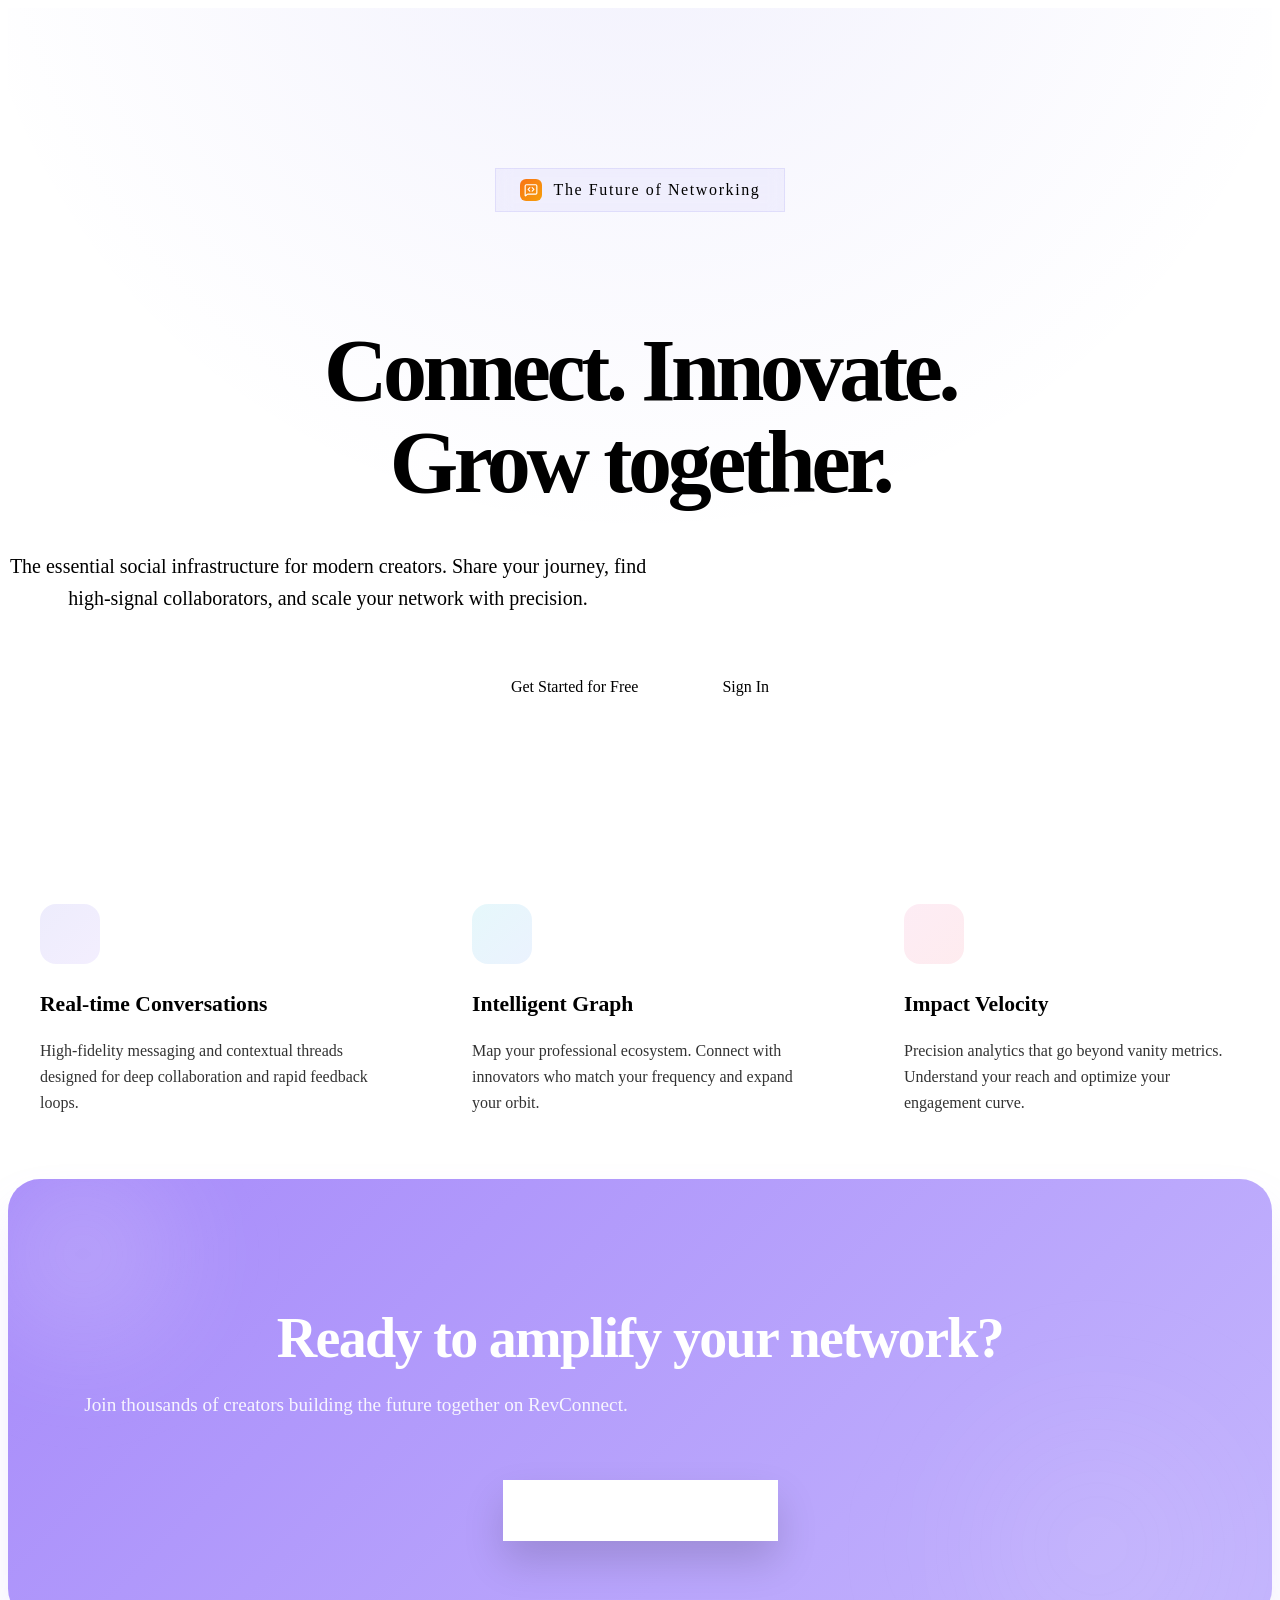
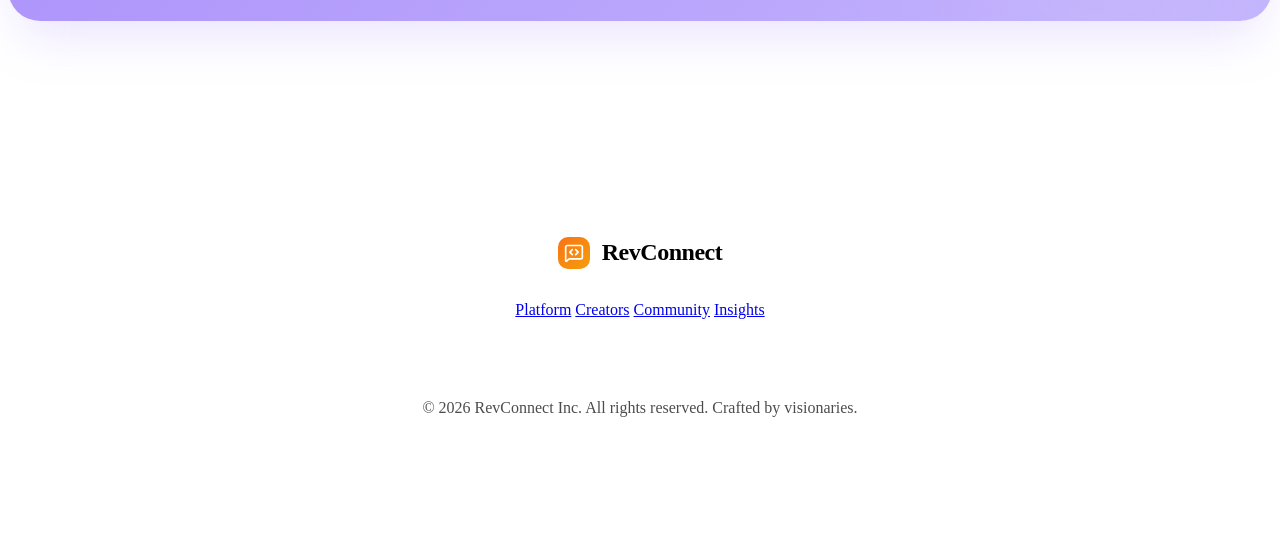
<file: R2Develop/P2_Revconnect/src/main/resources/templates/index.html>
<!DOCTYPE html>
<html lang="en" xmlns:th="http://www.thymeleaf.org" th:replace="~{layout :: layout(layout_content=~{::section})}">

<head>
    <title>RevConnect — The Networking Layer for Modern Creators</title>
</head>

<body>
    <section>
        <!-- Hero Section: Mesh Gradient & High Impact -->
        <div class="hero-section"
            style="padding: 160px 0 120px; text-align: center; position: relative; overflow: hidden; background: radial-gradient(circle at 50% -20%, rgba(79, 70, 229, 0.08) 0%, transparent 60%);">
            <div class="container">
                <div class="fade-in-up"
                    style="margin-bottom: 2.5rem; display: inline-flex; align-items: center; gap: 0.75rem; padding: 0.625rem 1.5rem; background: rgba(79, 70, 229, 0.05); border-radius: var(--radius-full); border: 1px solid rgba(79, 70, 229, 0.1); backdrop-filter: blur(8px);">
                    <div
                        style="background: linear-gradient(135deg, #f97316, #f59e0b); padding: 4px; border-radius: 6px; display: flex; align-items: center; justify-content: center;">
                        <svg xmlns="http://www.w3.org/2000/svg" width="14" height="14" viewBox="0 0 24 24" fill="none"
                            stroke="white" stroke-width="2" stroke-linecap="round" stroke-linejoin="round"
                            class="lucide lucide-message-square-code-icon lucide-message-square-code">
                            <path
                                d="M22 17a2 2 0 0 1-2 2H6.828a2 2 0 0 0-1.414.586l-2.202 2.202A.71.71 0 0 1 2 21.286V5a2 2 0 0 1 2-2h16a2 2 0 0 1 2 2z" />
                            <path d="m10 8-3 3 3 3" />
                            <path d="m14 14 3-3-3-3" />
                        </svg>
                    </div>
                    <span class="text-xs font-bold uppercase tracking-widest"
                        style="color: var(--primary); letter-spacing: 0.1em;">The Future of Networking</span>
                </div>

                <h1 class="fade-in-up"
                    style="font-size: clamp(3rem, 8vw, 5.5rem); font-weight: 800; line-height: 1.05; margin-bottom: 2.5rem; letter-spacing: -0.05em; color: var(--text-main);">
                    Connect. <span class="text-gradient"
                        style="background: linear-gradient(to right, var(--primary), var(--primary-alt)); -webkit-background-clip: text; background-clip: text;">Innovate.</span>
                    <br />
                    Grow together.
                </h1>

                <p class="text-lg text-secondary mx-auto fade-in-up"
                    style="max-width: 640px; margin-bottom: 4rem; font-size: 1.25rem; line-height: 1.6; opacity: 0.8;">
                    The essential social infrastructure for modern creators. Share your journey,
                    find high-signal collaborators, and scale your network with precision.
                </p>

                <div class="flex justify-center gap-5 fade-in-up">
                    <a th:href="@{/register}" class="btn btn-primary"
                        style="padding: 1rem 2.5rem; font-size: 1rem; border-radius: var(--radius-md);">
                        Get Started for Free
                        <i data-lucide="arrow-right" style="width: 18px;"></i>
                    </a>
                    <a th:href="@{/login}" class="btn btn-outline"
                        style="padding: 1rem 2.5rem; font-size: 1rem; border-radius: var(--radius-md);">
                        Sign In
                    </a>
                </div>
            </div>

            <!-- Enhanced Abstract Background Decorations -->
            <div class="hero-decoration"
                style="position: absolute; top: -10%; left: -10%; width: 600px; height: 600px; background: radial-gradient(circle, var(--primary) 0%, transparent 70%); opacity: 0.15; filter: blur(80px); z-index: -1;">
            </div>
            <div class="hero-decoration"
                style="position: absolute; bottom: -10%; right: -10%; width: 700px; height: 700px; background: radial-gradient(circle, var(--primary-alt) 0%, transparent 70%); opacity: 0.1; filter: blur(100px); z-index: -1;">
            </div>
        </div>

        <!-- Features Matrix: Sophisticated Cards -->
        <div class="container" style="padding: 40px 0 120px;">
            <div style="display: grid; grid-template-columns: repeat(auto-fit, minmax(320px, 1fr)); gap: 2rem;">
                <!-- Feature 1 -->
                <div class="card premium-card"
                    style="padding: 3rem 2rem; border-radius: var(--radius-xl); border: 1px solid var(--border-color); background: var(--bg-surface); position: relative; transition: all 0.4s cubic-bezier(0.175, 0.885, 0.32, 1.275);">
                    <div
                        style="width: 60px; height: 60px; background: linear-gradient(135deg, rgba(79, 70, 229, 0.1), rgba(139, 92, 246, 0.1)); border-radius: 16px; display: flex; align-items: center; justify-content: center; margin-bottom: 1.75rem;">
                        <i data-lucide="message-circle" style="width: 28px; color: var(--primary);"></i>
                    </div>
                    <h3 class="mb-3" style="font-size: 1.35rem; font-weight: 700;">Real-time Conversations</h3>
                    <p class="text-secondary" style="font-size: 1rem; line-height: 1.6; opacity: 0.8;">
                        High-fidelity messaging and contextual threads designed for deep collaboration and rapid
                        feedback loops.
                    </p>
                </div>

                <!-- Feature 2 -->
                <div class="card premium-card"
                    style="padding: 3rem 2rem; border-radius: var(--radius-xl); border: 1px solid var(--border-color); background: var(--bg-surface); position: relative; transition: all 0.4s cubic-bezier(0.175, 0.885, 0.32, 1.275);">
                    <div
                        style="width: 60px; height: 60px; background: linear-gradient(135deg, rgba(6, 182, 212, 0.1), rgba(59, 130, 246, 0.1)); border-radius: 16px; display: flex; align-items: center; justify-content: center; margin-bottom: 1.75rem;">
                        <i data-lucide="network" style="width: 28px; color: var(--accent);"></i>
                    </div>
                    <h3 class="mb-3" style="font-size: 1.35rem; font-weight: 700;">Intelligent Graph</h3>
                    <p class="text-secondary" style="font-size: 1rem; line-height: 1.6; opacity: 0.8;">
                        Map your professional ecosystem. Connect with innovators who match your frequency and expand
                        your orbit.
                    </p>
                </div>

                <!-- Feature 3 -->
                <div class="card premium-card"
                    style="padding: 3rem 2rem; border-radius: var(--radius-xl); border: 1px solid var(--border-color); background: var(--bg-surface); position: relative; transition: all 0.4s cubic-bezier(0.175, 0.885, 0.32, 1.275);">
                    <div
                        style="width: 60px; height: 60px; background: linear-gradient(135deg, rgba(236, 72, 153, 0.1), rgba(244, 63, 94, 0.1)); border-radius: 16px; display: flex; align-items: center; justify-content: center; margin-bottom: 1.75rem;">
                        <i data-lucide="zap" style="width: 28px; color: #EC4899;"></i>
                    </div>
                    <h3 class="mb-3" style="font-size: 1.35rem; font-weight: 700;">Impact Velocity</h3>
                    <p class="text-secondary" style="font-size: 1rem; line-height: 1.6; opacity: 0.8;">
                        Precision analytics that go beyond vanity metrics. Understand your reach and optimize your
                        engagement curve.
                    </p>
                </div>
            </div>

            <!-- Call to Action Banner: Premium Finish -->
            <div class="mt-24"
                style="background: linear-gradient(135deg, #A78BFA 0%, #C4B5FD 100%); border-radius: 32px; padding: 5rem 3rem; text-align: center; color: white; position: relative; overflow: hidden; box-shadow: 0 25px 50px -12px rgba(167, 139, 250, 0.25);">
                <div style="position: relative; z-index: 10;">
                    <h2
                        style="font-size: clamp(2rem, 5vw, 3.5rem); font-weight: 800; margin-bottom: 1.5rem; letter-spacing: -0.03em; color: white;">
                        Ready to amplify your network?</h2>
                    <p class="mx-auto"
                        style="font-size: 1.2rem; opacity: 0.9; margin-bottom: 4rem; max-width: 600px; font-weight: 400;">
                        Join thousands of creators building the future together on RevConnect.
                    </p>
                    <a th:href="@{/register}" class="btn mt-4"
                        style="background: white; color: var(--primary); font-weight: 700; padding: 1.25rem 3.5rem; border-radius: var(--radius-md); box-shadow: 0 20px 40px rgba(0,0,0,0.15); font-size: 1.125rem; display: inline-block;">
                        Get Started Instantly
                    </a>
                </div>

                <!-- Inner Decorative Orbs -->
                <div
                    style="position: absolute; top: -100px; left: -100px; width: 350px; height: 350px; background: radial-gradient(circle, rgba(255,255,255,0.2) 0%, transparent 60%); border-radius: 50%; filter: blur(40px);">
                </div>
                <div
                    style="position: absolute; bottom: -150px; right: -50px; width: 450px; height: 450px; background: radial-gradient(circle, rgba(255,255,255,0.1) 0%, transparent 60%); border-radius: 50%; filter: blur(60px);">
                </div>
            </div>
        </div>

        <!-- Footer: Clean & Professional -->
        <footer style="padding: 6rem 0; background: var(--bg-surface); border-top: 1px solid var(--border-color);">
            <div class="container">
                <div style="display: flex; flex-direction: column; align-items: center; gap: 2rem;">
                    <div style="display: flex; align-items: center; gap: 0.75rem;">
                        <div
                            style="background: linear-gradient(135deg, #f97316, #f59e0b); padding: 6px; border-radius: 10px; display: flex; align-items: center; justify-content: center;">
                            <svg xmlns="http://www.w3.org/2000/svg" width="20" height="20" viewBox="0 0 24 24"
                                fill="none" stroke="white" stroke-width="2" stroke-linecap="round"
                                stroke-linejoin="round"
                                class="lucide lucide-message-square-code-icon lucide-message-square-code">
                                <path
                                    d="M22 17a2 2 0 0 1-2 2H6.828a2 2 0 0 0-1.414.586l-2.202 2.202A.71.71 0 0 1 2 21.286V5a2 2 0 0 1 2-2h16a2 2 0 0 1 2 2z" />
                                <path d="m10 8-3 3 3 3" />
                                <path d="m14 14 3-3-3-3" />
                            </svg>
                        </div>
                        <span style="font-size: 1.5rem; font-weight: 800; letter-spacing: -0.02em;">RevConnect</span>
                    </div>

                    <div class="flex justify-center gap-10" style="flex-wrap: wrap;">
                        <a href="#"
                            class="text-sm font-medium text-muted hover:text-primary transition-colors">Platform</a>
                        <a href="#"
                            class="text-sm font-medium text-muted hover:text-primary transition-colors">Creators</a>
                        <a href="#"
                            class="text-sm font-medium text-muted hover:text-primary transition-colors">Community</a>
                        <a href="#"
                            class="text-sm font-medium text-muted hover:text-primary transition-colors">Insights</a>
                    </div>

                    <div
                        style="padding-top: 2rem; border-top: 1px solid var(--border-light); width: 100%; max-width: 600px; text-align: center;">
                        <p class="text-xs text-muted" style="opacity: 0.7;">&copy; 2026 RevConnect Inc. All rights
                            reserved. Crafted by visionaries.</p>
                    </div>
                </div>
            </div>
        </footer>

        <style>
            /* Override: Show spreading light border on home page */
            body.theme-premium::after {
                background: none !important;
                border: 2px solid rgba(196, 181, 253, 0);
                border-radius: 8px;
                animation: spreadingLightPulse 4s cubic-bezier(0.4, 0, 0.2, 1) infinite alternate;
            }

            .premium-card:hover {
                transform: translateY(-8px);
                box-shadow: 0 30px 60px -15px rgba(0, 0, 0, 0.1);
                border-color: rgba(79, 70, 229, 0.2);
            }

            .fade-in-up {
                animation: fadeInUp 0.8s cubic-bezier(0.25, 0.46, 0.45, 0.94) both;
            }

            @keyframes fadeInUp {
                from {
                    opacity: 0;
                    transform: translateY(30px);
                }

                to {
                    opacity: 1;
                    transform: translateY(0);
                }
            }

            .fade-in-up:nth-child(1) {
                animation-delay: 0.1s;
            }

            .fade-in-up:nth-child(2) {
                animation-delay: 0.2s;
            }

            .fade-in-up:nth-child(3) {
                animation-delay: 0.3s;
            }

            .fade-in-up:nth-child(4) {
                animation-delay: 0.4s;
            }
        </style>

        <script>
            // Advanced Parallax Interaction
            document.addEventListener('mousemove', (e) => {
                const elements = document.querySelectorAll('.hero-decoration');
                const { clientX, clientY } = e;
                const centerX = window.innerWidth / 2;
                const centerY = window.innerHeight / 2;

                elements.forEach((el, i) => {
                    const ratio = (i + 1) * 0.03;
                    const moveX = (clientX - centerX) * ratio;
                    const moveY = (clientY - centerY) * ratio;
                    el.style.transform = `translate(${moveX}px, ${moveY}px)`;
                });
            });
        </script>
    </section>
</body>

</html>
</file>
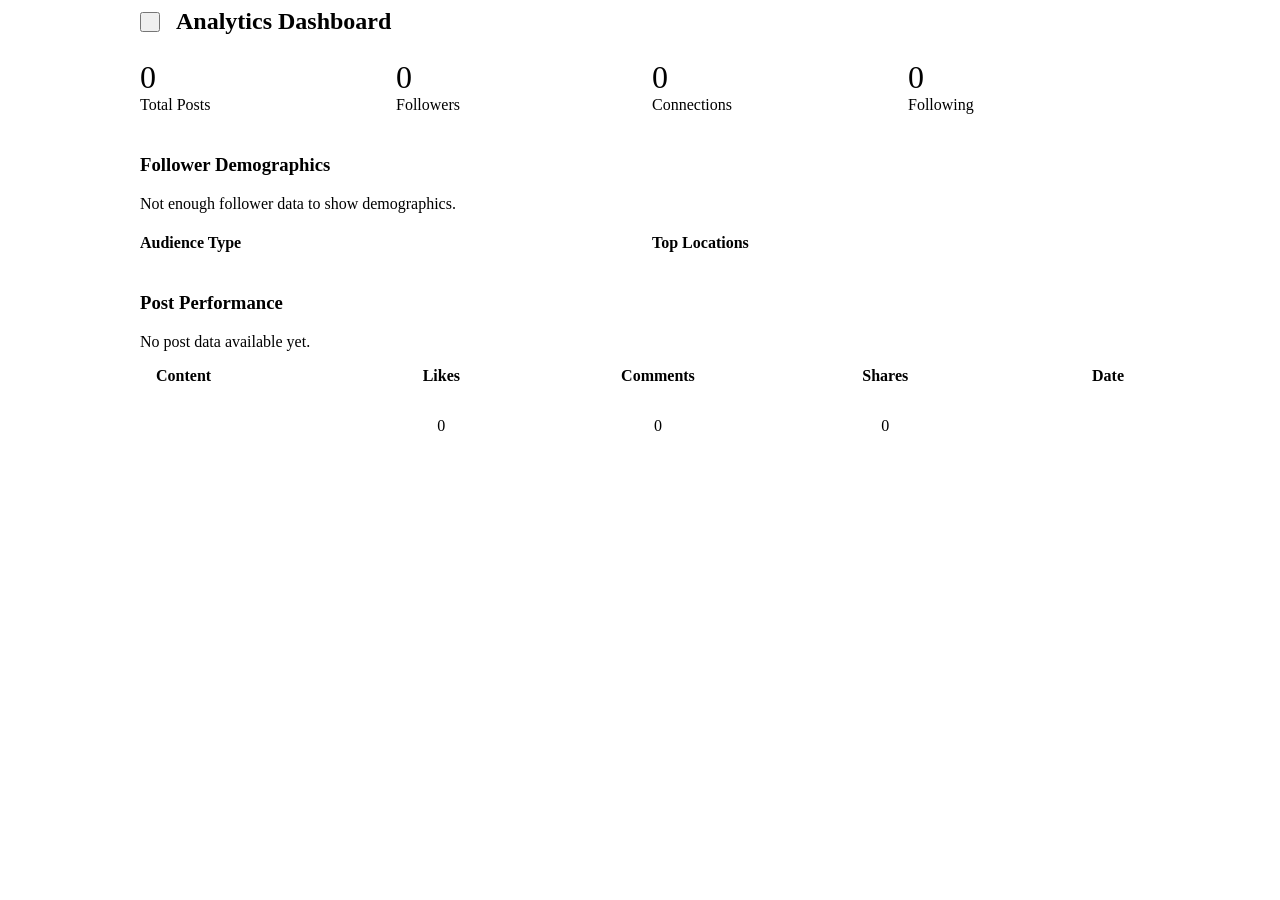
<file: R2Develop/P2_Revconnect/src/main/resources/templates/analytics.html>
<!DOCTYPE html>
<html lang="en" xmlns:th="http://www.thymeleaf.org" xmlns:sec="http://www.thymeleaf.org/extras/spring-security"
    th:replace="~{layout :: layout(layout_content=~{::section})}">

<head>
    <title>Analytics — RevConnect</title>
</head>

<body>
    <section>
        <div class="container main-content" style="grid-template-columns: 1fr;">
            <div style="max-width: 1000px; margin: 0 auto; width: 100%;">
                <div style="margin-bottom: 1.5rem; display: flex; align-items: center; gap: 1rem;">
                    <button onclick="history.back()" class="btn btn-ghost btn-sm" style="padding: 0.5rem;"
                        title="Go Back">
                        <i data-lucide="arrow-left" style="width: 20px;"></i>
                    </button>
                    <h1 style="font-size: 1.5rem; margin: 0;">Analytics Dashboard</h1>
                </div>
                <!-- Account Metrics Cards -->
                <div
                    style="display: grid; grid-template-columns: repeat(auto-fit, minmax(200px, 1fr)); gap: 1.5rem; margin-bottom: 2.5rem;">
                    <div class="card text-center" style="border-top: 3px solid var(--primary);">
                        <div class="stat-value text-primary" style="font-size: 2rem;"
                            th:text="${metrics['totalPosts']}">0</div>
                        <div class="stat-label">Total Posts</div>
                    </div>
                    <div class="card text-center" style="border-top: 3px solid var(--secondary);">
                        <div class="stat-value text-secondary" style="font-size: 2rem;"
                            th:text="${metrics['totalFollowers']}">0</div>
                        <div class="stat-label">Followers</div>
                    </div>
                    <div class="card text-center" style="border-top: 3px solid var(--accent);">
                        <div class="stat-value" style="font-size: 2rem; color: var(--accent);"
                            th:text="${metrics['totalConnections']}">0</div>
                        <div class="stat-label">Connections</div>
                    </div>
                    <div class="card text-center" style="border-top: 3px solid var(--info);">
                        <div class="stat-value text-info" style="font-size: 2rem;"
                            th:text="${metrics['totalFollowing']}">0</div>
                        <div class="stat-label">Following</div>
                    </div>
                </div>

                <!-- Follower Demographics (Creators & Businesses) -->
                <div th:if="${currentUser.role.name() != 'PERSONAL' and demographics != null}" class="card mb-8">
                    <h3 class="mb-4">Follower Demographics <span class="badge ml-2 text-white"
                            style="background: var(--primary);"
                            th:text="${demographics.totalFollowers} + ' Total'"></span></h3>

                    <div th:if="${demographics.totalFollowers == 0}" class="text-center py-6 text-muted">
                        Not enough follower data to show demographics.
                    </div>

                    <div th:if="${demographics.totalFollowers > 0}"
                        style="display: grid; grid-template-columns: repeat(auto-fit, minmax(280px, 1fr)); gap: 1.5rem;">
                        <!-- Role Distribution -->
                        <div>
                            <h4 class="font-bold text-sm text-secondary mb-3">Audience Type</h4>
                            <div class="flex flex-direction-column gap-2">
                                <div th:each="entry : ${demographics.roleDistribution}"
                                    class="flex items-center justify-between text-sm p-2"
                                    style="background: var(--bg-body); border-radius: 4px;">
                                    <span class="font-bold" th:text="${entry.key}"></span>
                                    <div class="flex items-center gap-2">
                                        <span th:text="${entry.value}"></span>
                                        <span class="text-xs text-muted"
                                            th:text="'(' + ${#numbers.formatDecimal((entry.value * 100.0) / demographics.totalFollowers, 1, 1)} + '%)'"></span>
                                    </div>
                                </div>
                            </div>
                        </div>

                        <!-- Top Locations -->
                        <div>
                            <h4 class="font-bold text-sm text-secondary mb-3">Top Locations</h4>
                            <div class="flex flex-direction-column gap-2">
                                <div th:each="entry : ${demographics.locationDistribution}"
                                    class="flex items-center justify-between text-sm p-2"
                                    style="background: var(--bg-body); border-radius: 4px;">
                                    <span class="font-bold" th:text="${entry.key}"></span>
                                    <div class="flex items-center gap-2">
                                        <span th:text="${entry.value}"></span>
                                        <span class="text-xs text-muted"
                                            th:text="'(' + ${#numbers.formatDecimal((entry.value * 100.0) / demographics.totalFollowers, 1, 1)} + '%)'"></span>
                                    </div>
                                </div>
                            </div>
                        </div>
                    </div>
                </div>

                <!-- Post Performance Table -->
                <div class="card">
                    <h3 class="mb-4">Post Performance</h3>
                    <div th:if="${postAnalytics.empty}" class="text-center py-8 text-muted">
                        No post data available yet.
                    </div>

                    <div style="overflow-x: auto;" th:if="${!postAnalytics.empty}">
                        <table style="width: 100%; border-collapse: collapse;">
                            <thead>
                                <tr style="border-bottom: 1px solid var(--border-color);">
                                    <th style="padding: 1rem; text-align: left;" class="widget-title">Content</th>
                                    <th style="padding: 1rem; text-align: center;" class="widget-title">Likes</th>
                                    <th style="padding: 1rem; text-align: center;" class="widget-title">Comments</th>
                                    <th style="padding: 1rem; text-align: center;" class="widget-title">Shares</th>
                                    <th style="padding: 1rem; text-align: right;" class="widget-title">Date</th>
                                </tr>
                            </thead>
                            <tbody>
                                <tr th:each="pa : ${postAnalytics}"
                                    style="border-bottom: 1px solid var(--border-color);">
                                    <td style="padding: 1rem;">
                                        <a th:href="@{'/posts/' + ${pa['postId']}}"
                                            th:text="${pa['content'].length() > 60 ? pa['content'].substring(0,60) + '...' : pa['content']}"
                                            class="font-bold hover:text-primary text-sm"></a>
                                    </td>
                                    <td style="padding: 1rem; text-align: center;" class="text-sm font-bold"
                                        th:text="${pa['likes']}">0</td>
                                    <td style="padding: 1rem; text-align: center;" class="text-sm font-bold"
                                        th:text="${pa['comments']}">0</td>
                                    <td style="padding: 1rem; text-align: center;" class="text-sm font-bold"
                                        th:text="${pa['shares']}">0</td>
                                    <td style="padding: 1rem; text-align: right;" class="text-xs text-muted"
                                        th:text="${#temporals.format(pa['createdAt'],'dd MMM yyyy')}"></td>
                                </tr>
                            </tbody>
                        </table>
                    </div>
                </div>
            </div>
        </div>
    </section>
</body>

</html>
</file>
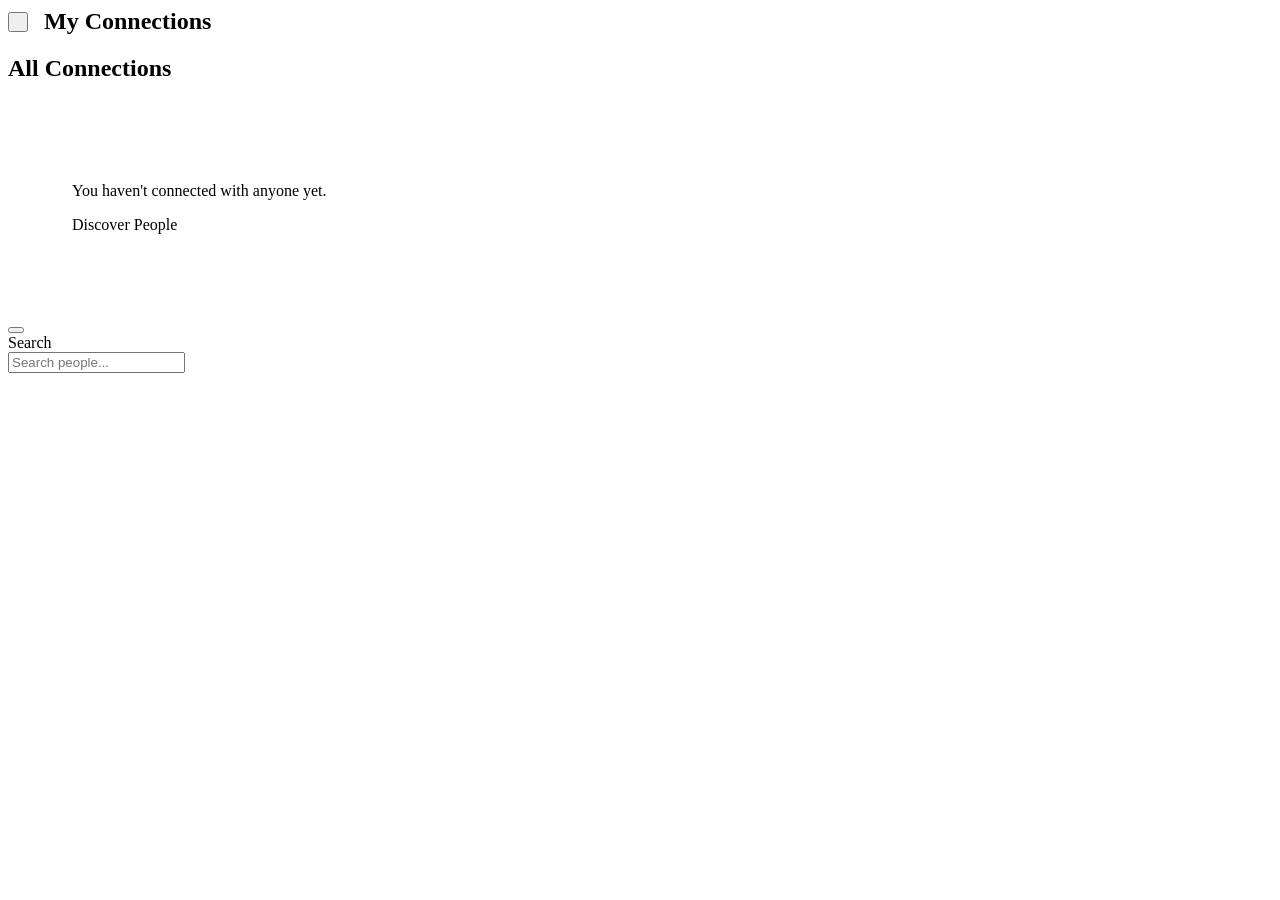
<file: R2Develop/P2_Revconnect/src/main/resources/templates/connections.html>
<!DOCTYPE html>
<html lang="en" xmlns:th="http://www.thymeleaf.org" xmlns:sec="http://www.thymeleaf.org/extras/spring-security"
    th:replace="~{layout :: layout(layout_content=~{::section})}">

<head>
    <title>Connections — RevConnect</title>
</head>

<body>
    <section>
        <div class="container main-content">
            <div style="grid-column: 1 / 3;">
                <div class="flex items-center justify-between mb-6">
                    <div style="display: flex; align-items: center; gap: 1rem;">
                        <button onclick="history.back()" class="btn btn-ghost btn-sm" style="padding: 0.5rem;"
                            title="Go Back">
                            <i data-lucide="arrow-left" style="width: 20px;"></i>
                        </button>
                        <h1 style="font-size: 1.5rem; margin: 0;">My Connections</h1>
                    </div>
                    <div class="flex gap-2">
                        <span class="badge" th:text="${connections.size()} + ' total'"></span>
                    </div>
                </div>

                <!-- All Connections -->
                <h2 class="widget-title mb-4">All Connections</h2>

                <div th:if="${connections.empty}" class="card text-center" style="padding: 4rem;">
                    <i data-lucide="users"
                        style="width: 48px; height: 48px; margin: 0 auto 1rem; color: var(--text-muted);"></i>
                    <p class="text-secondary mb-4">You haven't connected with anyone yet.</p>
                    <a th:href="@{/profile/search(q='')}" class="btn btn-primary btn-sm">Discover People</a>
                </div>

                <div style="display: grid; grid-template-columns: repeat(auto-fill, minmax(300px, 1fr)); gap: 1rem;">
                    <div th:each="user : ${connections}" class="card flex items-center gap-4">
                        <div class="avatar">
                            <img th:if="${user.profilePicture != null && !user.profilePicture.isEmpty()}"
                                th:src="@{${user.profilePicture}}"
                                style="width: 100%; height: 100%; object-fit: cover; border-radius: 50%;" />
                            <span th:if="${user.profilePicture == null || user.profilePicture.isEmpty()}"
                                th:text="${user.username.substring(0,1).toUpperCase()}"></span>
                        </div>
                        <div style="flex: 1;">
                            <a th:href="@{'/profile/' + ${user.username}}" class="font-bold hover:text-primary"
                                th:text="${user.fullName ?: user.username}"></a>
                            <div class="text-xs text-secondary" th:text="'@' + ${user.username}"></div>
                        </div>
                        <div class="flex gap-2">
                            <a th:href="@{'/profile/' + ${user.username}}" class="btn btn-ghost btn-sm">
                                <i data-lucide="chevron-right" style="width: 18px;"></i>
                            </a>
                            <!-- Remove connection -->
                            <form th:action="@{'/connections/remove/' + ${user.id}}" method="post"
                                onsubmit="return confirm('Remove this connection?');">
                                <button type="submit" class="btn btn-ghost btn-sm" style="color: var(--danger);">
                                    <i data-lucide="user-x" style="width: 18px;"></i>
                                </button>
                            </form>
                        </div>
                    </div>
                </div>
            </div>

            <!-- Sidebar -->
            <aside class="sidebar-right">
                <div class="card mb-4">
                    <div class="widget-title">Search</div>
                    <form th:action="@{/profile/search}" method="get">
                        <input type="text" name="q" class="form-control" placeholder="Search people..." />
                    </form>
                </div>


            </aside>
        </div>
    </section>
</body>

</html>
</file>
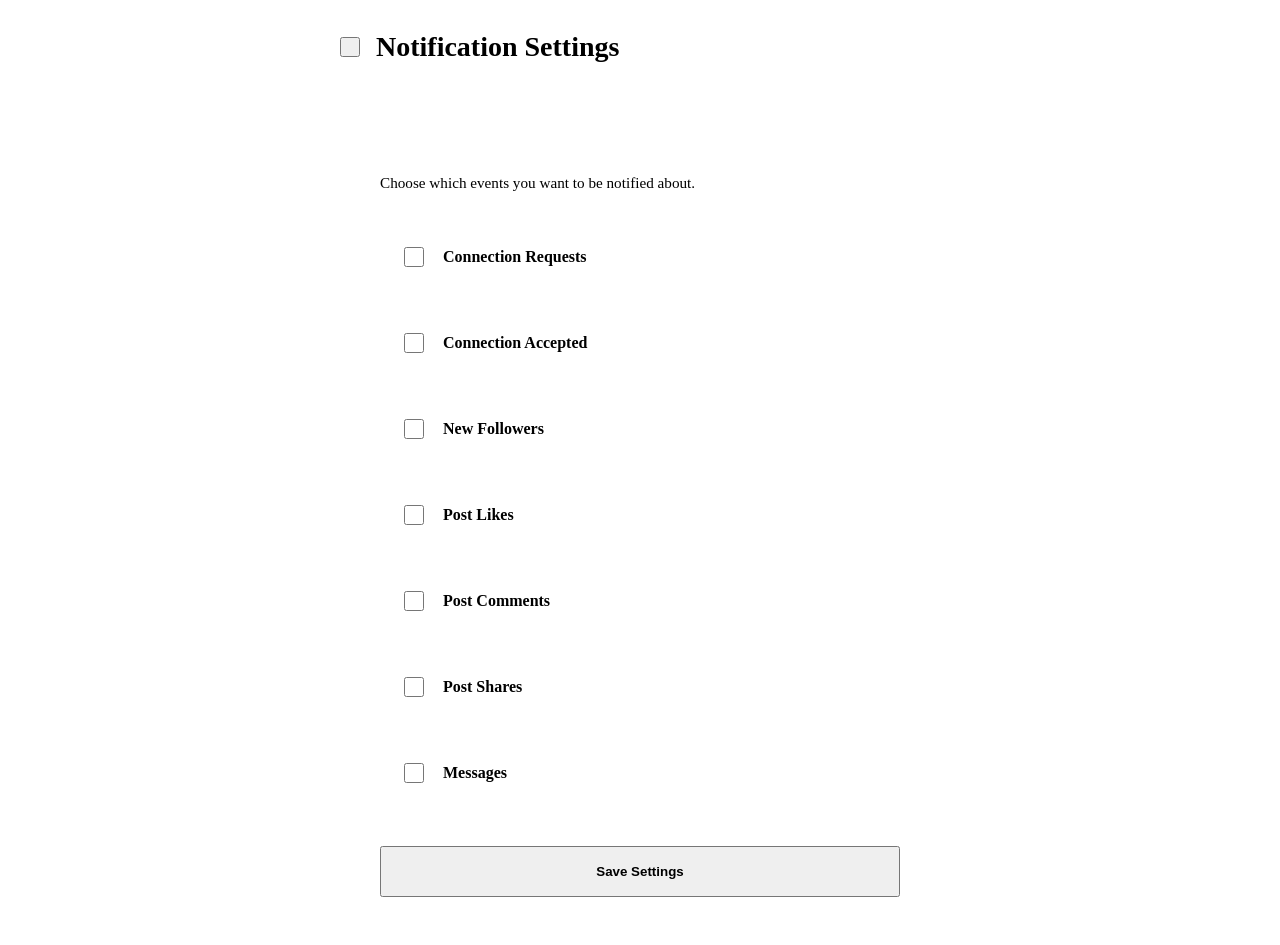
<file: R2Develop/P2_Revconnect/src/main/resources/templates/notification-preferences.html>
<!DOCTYPE html>
<html lang="en" xmlns:th="http://www.thymeleaf.org" th:replace="~{layout :: layout(layout_content=~{::section})}">

<head>
    <title>Notification Settings — RevConnect</title>
</head>

<body>
    <section>
        <div class="container main-content" style="grid-template-columns: 1fr;">
            <div style="max-width: 600px; margin: 0 auto; width: 100%;">
                <div style="margin-bottom: 2rem; display: flex; align-items: center; gap: 1rem;">
                    <button onclick="history.back()" class="btn btn-ghost btn-sm" style="padding: 0.5rem;"
                        title="Go Back">
                        <i data-lucide="arrow-left" style="width: 20px;"></i>
                    </button>
                    <h1 style="font-size: 1.75rem;">Notification Settings</h1>
                </div>

                <div class="alert alert-success" th:if="${successMessage}" th:text="${successMessage}"
                    style="margin-bottom: 1.5rem; border-radius: 1rem; border-left: 4px solid #10b981;"></div>

                <div class="card" style="padding: 2.5rem;">
                    <p style="color: var(--text-secondary); margin-bottom: 2rem; font-size: 0.95rem;">
                        Choose which events you want to be notified about.
                    </p>

                    <form th:action="@{/notifications/preferences}" method="post" th:object="${prefsDTO}">
                        <input type="hidden" th:name="${_csrf.parameterName}" th:value="${_csrf.token}" />

                        <div style="display: flex; flex-direction: column; gap: 1.25rem;">
                            <div class="checkbox-group"
                                style="padding: 1.25rem; background: var(--bg-soft); border-radius: 0.75rem; border: 1px solid var(--border-color); display: flex; align-items: center; gap: 1rem;">
                                <input type="checkbox" id="cr" th:field="*{connectionRequests}"
                                    style="width: 20px; height: 20px; cursor: pointer;" />
                                <label for="cr" style="font-weight: 600; cursor: pointer; flex: 1;">Connection
                                    Requests</label>
                            </div>

                            <div class="checkbox-group"
                                style="padding: 1.25rem; background: var(--bg-soft); border-radius: 0.75rem; border: 1px solid var(--border-color); display: flex; align-items: center; gap: 1rem;">
                                <input type="checkbox" id="ca" th:field="*{connectionAccepted}"
                                    style="width: 20px; height: 20px; cursor: pointer;" />
                                <label for="ca" style="font-weight: 600; cursor: pointer; flex: 1;">Connection
                                    Accepted</label>
                            </div>

                            <div class="checkbox-group"
                                style="padding: 1.25rem; background: var(--bg-soft); border-radius: 0.75rem; border: 1px solid var(--border-color); display: flex; align-items: center; gap: 1rem;">
                                <input type="checkbox" id="nf" th:field="*{newFollowers}"
                                    style="width: 20px; height: 20px; cursor: pointer;" />
                                <label for="nf" style="font-weight: 600; cursor: pointer; flex: 1;">New
                                    Followers</label>
                            </div>

                            <div class="checkbox-group"
                                style="padding: 1.25rem; background: var(--bg-soft); border-radius: 0.75rem; border: 1px solid var(--border-color); display: flex; align-items: center; gap: 1rem;">
                                <input type="checkbox" id="pl" th:field="*{postLikes}"
                                    style="width: 20px; height: 20px; cursor: pointer;" />
                                <label for="pl" style="font-weight: 600; cursor: pointer; flex: 1;">Post Likes</label>
                            </div>

                            <div class="checkbox-group"
                                style="padding: 1.25rem; background: var(--bg-soft); border-radius: 0.75rem; border: 1px solid var(--border-color); display: flex; align-items: center; gap: 1rem;">
                                <input type="checkbox" id="pc" th:field="*{postComments}"
                                    style="width: 20px; height: 20px; cursor: pointer;" />
                                <label for="pc" style="font-weight: 600; cursor: pointer; flex: 1;">Post
                                    Comments</label>
                            </div>

                            <div class="checkbox-group"
                                style="padding: 1.25rem; background: var(--bg-soft); border-radius: 0.75rem; border: 1px solid var(--border-color); display: flex; align-items: center; gap: 1rem;">
                                <input type="checkbox" id="ps" th:field="*{postShares}"
                                    style="width: 20px; height: 20px; cursor: pointer;" />
                                <label for="ps" style="font-weight: 600; cursor: pointer; flex: 1;">Post Shares</label>
                            </div>

                            <div class="checkbox-group"
                                style="padding: 1.25rem; background: var(--bg-soft); border-radius: 0.75rem; border: 1px solid var(--border-color); display: flex; align-items: center; gap: 1rem;">
                                <input type="checkbox" id="msg" th:field="*{messages}"
                                    style="width: 20px; height: 20px; cursor: pointer;" />
                                <label for="msg" style="font-weight: 600; cursor: pointer; flex: 1;">Messages</label>
                            </div>
                        </div>

                        <div style="margin-top: 2.5rem;">
                            <button type="submit" class="btn btn-primary"
                                style="width: 100%; padding: 1rem; font-weight: 700;">Save Settings</button>
                        </div>
                    </form>
                </div>
            </div>
        </div>
    </section>
</body>

</html>
</file>
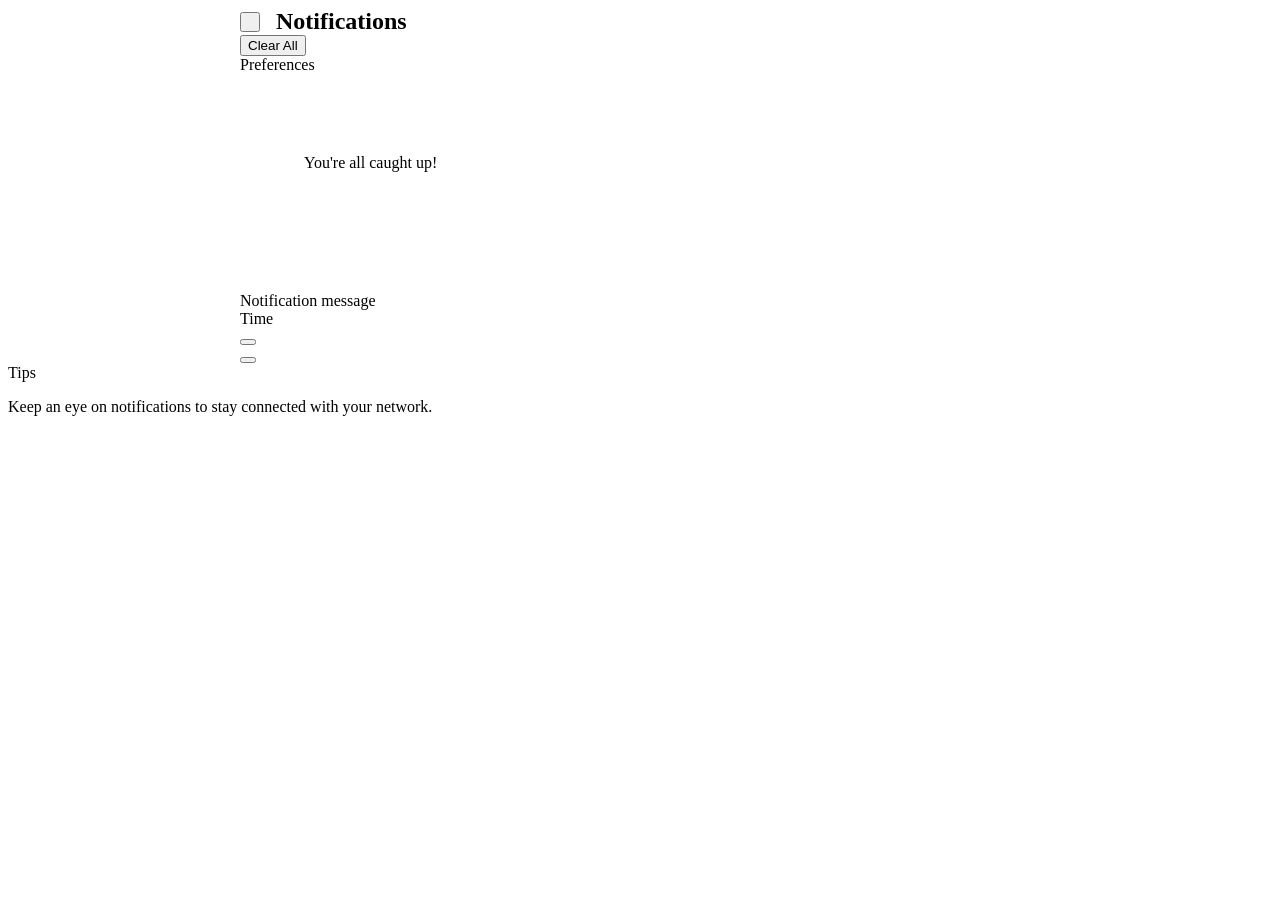
<file: R2Develop/P2_Revconnect/src/main/resources/templates/notifications.html>
<!DOCTYPE html>
<html lang="en" xmlns:th="http://www.thymeleaf.org" xmlns:sec="http://www.thymeleaf.org/extras/spring-security"
    th:replace="~{layout :: layout(layout_content=~{::section})}">

<head>
    <title>Notifications — RevConnect</title>
</head>

<body>
    <section>
        <div class="container main-content">
            <div style="grid-column: 1 / 3; max-width: 800px; margin: 0 auto; width: 100%;">
                <div class="flex items-center justify-between mb-6">
                    <div style="display: flex; align-items: center; gap: 1rem;">
                        <button onclick="history.back()" class="btn btn-ghost btn-sm" style="padding: 0.5rem;"
                            title="Go Back">
                            <i data-lucide="arrow-left" style="width: 20px;"></i>
                        </button>
                        <h1 style="font-size: 1.5rem; margin: 0;">Notifications</h1>
                    </div>
                    <div class="flex gap-2">
                        <form th:if="${!notifications.empty}" th:action="@{/notifications/clear}" method="post">
                            <input type="hidden" th:name="${_csrf.parameterName}" th:value="${_csrf.token}" />
                            <button type="submit" class="btn btn-ghost btn-sm" style="color: var(--danger);">
                                <i data-lucide="trash-2" style="width: 16px;"></i>
                                <span>Clear All</span>
                            </button>
                        </form>
                        <a th:href="@{/notifications/preferences}" class="btn btn-ghost btn-sm">
                            <i data-lucide="settings" style="width: 16px;"></i>
                            <span>Preferences</span>
                        </a>
                    </div>
                </div>

                <div th:if="${notifications.empty}" class="card text-center" style="padding: 4rem;">
                    <i data-lucide="bell-off"
                        style="width: 48px; height: 48px; margin: 0 auto 1rem; color: var(--text-muted);"></i>
                    <p class="text-secondary">You're all caught up!</p>
                </div>

                <div th:each="n : ${notifications}" class="card mb-2 flex items-center gap-4"
                    th:styleappend="${!n.read ? 'border-left: 3px solid var(--primary); background: var(--bg-soft);' : ''}">

                    <div
                        style="width: 40px; height: 40px; border-radius: var(--radius-md); background: var(--bg-surface); border: 1px solid var(--border-color); display: flex; align-items: center; justify-content: center; color: var(--primary);">
                        <span th:switch="${n.type.name()}">
                            <i th:case="'CONNECTION_REQUEST'" data-lucide="user-plus" style="width: 20px;"></i>
                            <i th:case="'CONNECTION_ACCEPTED'" data-lucide="check-circle-2" style="width: 20px;"></i>
                            <i th:case="'NEW_FOLLOWER'" data-lucide="user" style="width: 20px;"></i>
                            <i th:case="'POST_LIKED'" data-lucide="heart" style="width: 20px;"></i>
                            <i th:case="'POST_COMMENTED'" data-lucide="message-circle" style="width: 20px;"></i>
                            <i th:case="'POST_SHARED'" data-lucide="repeat" style="width: 20px;"></i>
                            <i th:case="*" data-lucide="bell" style="width: 20px;"></i>
                        </span>
                    </div>

                    <div style="flex: 1;">
                        <div class="text-sm font-bold" th:text="${n.message}">Notification message</div>
                        <div class="text-xs text-muted mt-1"
                            th:text="${#temporals.format(n.createdAt,'dd MMM, HH:mm')}">Time</div>
                    </div>

                    <div class="flex gap-2">
                        <div th:if="${n.referenceId != null}">
                            <a th:href="@{'/posts/' + ${n.referenceId}}" class="btn btn-ghost btn-sm"
                                title="View Reference">
                                <i data-lucide="external-link" style="width: 16px;"></i>
                            </a>
                        </div>
                        <form th:if="${!n.read}" th:action="@{'/notifications/read/' + ${n.id}}" method="post">
                            <input type="hidden" th:name="${_csrf.parameterName}" th:value="${_csrf.token}" />
                            <button type="submit" class="btn btn-ghost btn-sm" title="Mark as Read">
                                <i data-lucide="check" style="width: 16px;"></i>
                            </button>
                        </form>
                        <form th:action="@{'/notifications/delete/' + ${n.id}}" method="post">
                            <input type="hidden" th:name="${_csrf.parameterName}" th:value="${_csrf.token}" />
                            <button type="submit" class="btn btn-ghost btn-sm" style="color: var(--danger);"
                                title="Delete">
                                <i data-lucide="trash" style="width: 16px;"></i>
                            </button>
                        </form>
                    </div>
                </div>
            </div>

            <aside class="sidebar-right">
                <div class="card">
                    <div class="widget-title">Tips</div>
                    <p class="text-xs text-secondary">Keep an eye on notifications to stay connected with your network.
                    </p>
                </div>
            </aside>
        </div>
    </section>
</body>

</html>
</file>
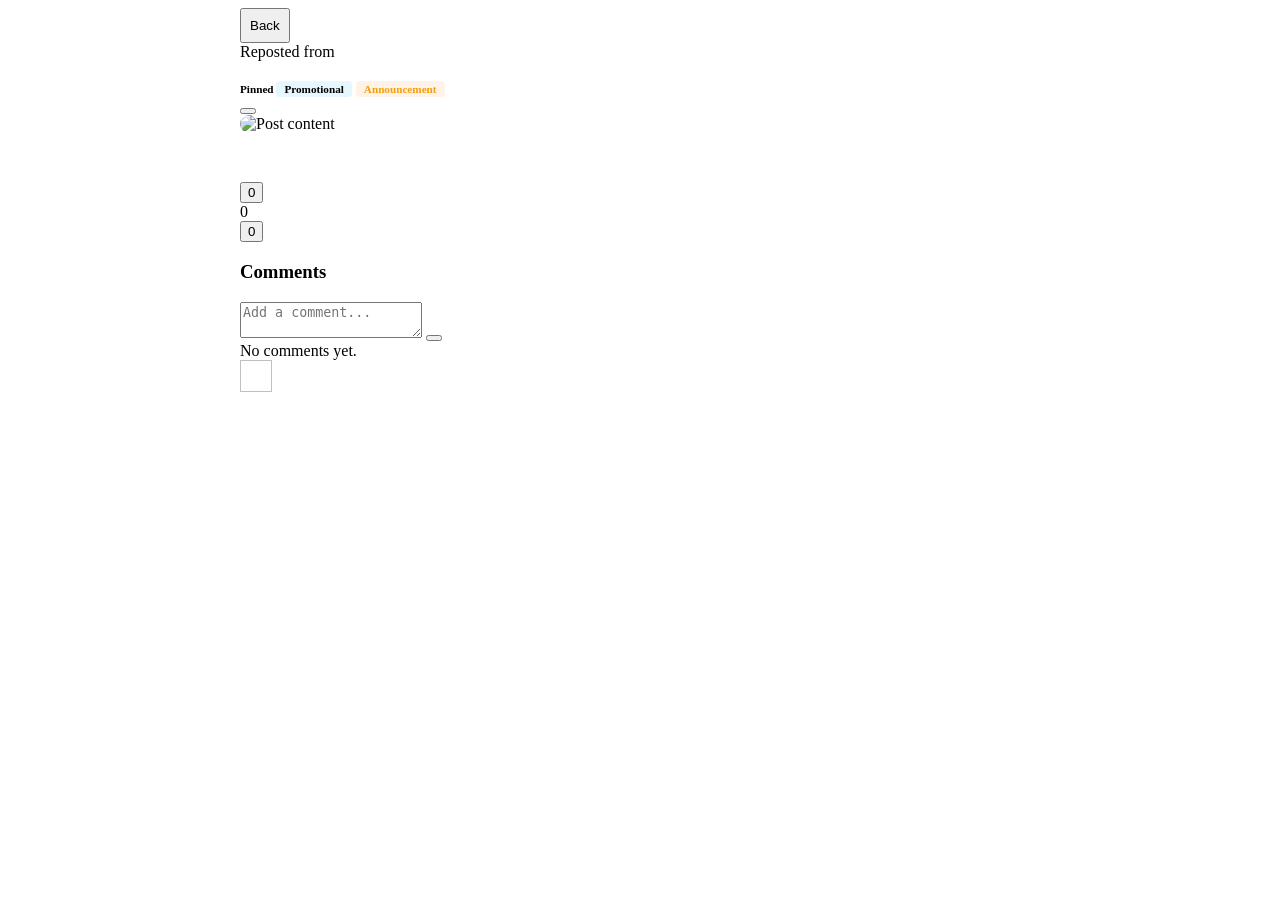
<file: R2Develop/P2_Revconnect/src/main/resources/templates/post-detail.html>
<!DOCTYPE html>
<html lang="en" xmlns:th="http://www.thymeleaf.org" xmlns:sec="http://www.thymeleaf.org/extras/spring-security"
    th:replace="~{layout :: layout(layout_content=~{::section})}">

<head>
    <title>Post Details — RevConnect</title>
</head>

<body>
    <section>
        <div class="container main-content" style="grid-template-columns: 1fr;">
            <div style="max-width: 800px; margin: 0 auto; width: 100%;">
                <button onclick="history.back()" class="btn btn-ghost btn-sm mb-4" style="padding: 0.5rem;"
                    title="Go Back">
                    <i data-lucide="arrow-left" style="width: 18px;"></i>
                    <span>Back</span>
                </button>

                <!-- Main Post -->
                <div class="card mb-6 post">
                    <div th:if="${post.postType.name() == 'REPOST'}"
                        class="text-xs text-primary mb-3 flex items-center gap-1">
                        <i data-lucide="repeat" style="width: 14px;"></i>
                        <span>Reposted from <a th:href="@{'/profile/' + ${post.originalPost?.author?.username}}"
                                th:text="'@' + ${post.originalPost?.author?.username}" class="font-bold"></a></span>
                    </div>

                    <div class="post-header">
                        <div class="avatar" style="overflow: hidden;">
                            <img th:if="${post.author.profilePicture != null && !post.author.profilePicture.isEmpty()}"
                                th:src="@{${post.author.profilePicture}}"
                                style="width: 100%; height: 100%; object-fit: cover;" alt="" />
                            <span th:if="${post.author.profilePicture == null || post.author.profilePicture.isEmpty()}"
                                th:text="${post.author.username.substring(0,1).toUpperCase()}"
                                style="width: 100%; height: 100%; display: flex; align-items: center; justify-content: center; background: var(--primary-gradient); color: white;"></span>
                        </div>
                        <div class="post-author">
                            <a th:href="@{'/profile/' + ${post.author.username}}"
                                class="author-name hover:text-primary">
                                <span th:text="${post.author.fullName ?: post.author.username}"></span>
                                <span th:if="${post.author.role.name() != 'PERSONAL'}" class="badge ml-2"
                                    th:text="${post.author.role}"></span>
                            </a>
                            <span class="post-time"
                                th:text="${#temporals.format(post.createdAt,'dd MMM yyyy, HH:mm')}"></span>
                            <span th:if="${post.pinned}"
                                style="color: var(--primary); font-size: 0.7rem; font-weight: 600;"
                                class="flex items-center gap-1">
                                <i data-lucide="pin" style="width: 13px;"></i> Pinned
                            </span>
                            <span th:if="${post.postType.name() == 'PROMOTIONAL'}"
                                style="background: rgba(56,189,248,0.12); color: var(--info); padding: 0.15rem 0.5rem; border-radius: 4px; font-size: 0.7rem; font-weight: 600;">Promotional</span>
                            <span th:if="${post.postType.name() == 'ANNOUNCEMENT'}"
                                style="background: rgba(251,146,60,0.12); color: #f59e0b; padding: 0.15rem 0.5rem; border-radius: 4px; font-size: 0.7rem; font-weight: 600;">Announcement</span>
                        </div>
                        <div th:if="${post.author.id == currentUser.id}" style="margin-left: auto;" class="flex gap-2">
                            <a th:href="@{'/posts/' + ${post.id} + '/edit'}" class="btn btn-ghost btn-sm">
                                <i data-lucide="edit-2" style="width: 16px;"></i>
                            </a>
                            <form th:action="@{'/posts/' + ${post.id} + '/delete'}" method="post">
                                <input type="hidden" th:name="${_csrf.parameterName}" th:value="${_csrf.token}" />
                                <button type="submit" class="btn btn-ghost btn-sm" style="color: var(--danger);">
                                    <i data-lucide="trash-2" style="width: 16px;"></i>
                                </button>
                            </form>
                        </div>
                    </div>

                    <div class="post-content mt-4" style="font-size: 1.25rem;" th:text="${post.content}"></div>

                    <!-- Post Image Display -->
                    <div th:if="${post.imageUrl != null}" class="post-image mt-4"
                        style="border-radius: 12px; overflow: hidden; border: 1px solid var(--border-color);">
                        <img th:src="@{${post.imageUrl}}" style="width: 100%; max-height: 600px; object-fit: cover;"
                            alt="Post content" />
                    </div>

                    <!-- Hashtags — clickable -->
                    <div class="flex gap-2 mt-4" th:if="${post.hashtags != null and !#strings.isEmpty(post.hashtags)}">
                        <a th:each="tag : ${#strings.arraySplit(post.hashtags,',')}"
                            th:href="@{/posts/search(hashtag=${#strings.trim(tag).replace('#','')})}"
                            class="text-sm font-bold" style="color: var(--primary); text-decoration: none;"
                            th:text="${#strings.trim(tag).startsWith('#') ? #strings.trim(tag) : '#' + #strings.trim(tag)}"></a>
                    </div>

                    <!-- Tagged Products -->
                    <div th:if="${not #lists.isEmpty(post.taggedProducts)}" class="mt-3 flex gap-2 flex-wrap"
                        style="padding-top: 0.5rem; border-top: 1px dashed var(--border-light);">
                        <a th:each="tp : ${post.taggedProducts}"
                            th:href="${tp.product.externalUrl != null && !tp.product.externalUrl.isEmpty() ? tp.product.externalUrl : '#'}"
                            target="_blank" class="text-xs font-bold"
                            style="display: inline-flex; align-items: center; gap: 4px; padding: 0.25rem 0.6rem; background: var(--bg-body); border: 1px solid var(--border-color); border-radius: 20px; text-decoration: none; color: var(--text-main);">
                            <i data-lucide="shopping-bag" style="width: 12px; color: var(--primary);"></i>
                            <span th:text="${tp.product.name}"></span>
                        </a>
                    </div>

                    <div th:if="${post.ctaLabel != null && !post.ctaLabel.isEmpty() && post.ctaUrl != null && !post.ctaUrl.isEmpty()}"
                        class="mt-4">
                        <a th:href="${post.ctaUrl}" th:text="${post.ctaLabel}"
                            style="display: inline-flex; align-items: center; gap: 0.5rem; padding: 0.6rem 1.5rem; background: var(--primary-gradient); color: white; border-radius: 8px; font-size: 0.9rem; font-weight: 600; text-decoration: none; box-shadow: var(--shadow-sm);"
                            target="_blank" rel="noopener"></a>
                    </div>

                    <div class="post-actions mt-6">
                        <form th:action="@{'/posts/' + ${post.id} + '/like'}" method="post">
                            <input type="hidden" th:name="${_csrf.parameterName}" th:value="${_csrf.token}" />
                            <button type="submit" class="action-item" th:classappend="${isLiked ? 'text-primary' : ''}">
                                <i data-lucide="heart" th:style="${isLiked ? 'fill: var(--primary)' : ''}"></i>
                                <span th:text="${likeCount}">0</span>
                            </button>
                        </form>
                        <div class="action-item">
                            <i data-lucide="message-circle"></i>
                            <span th:text="${comments.size()}">0</span>
                        </div>
                        <button type="button" class="action-item" th:if="${post.postType.name() != 'REPOST'}"
                            style="margin-left: auto;" th:onclick="'openShareModal(' + ${post.id} + ')'">
                            <i data-lucide="share-2" class="icon-mint"></i>
                            <span th:text="${post.shares.size()}">0</span>
                        </button>
                    </div>
                </div>

                <!-- Comments Section -->
                <div class="card">
                    <h3 class="mb-4">Comments</h3>

                    <form th:action="@{'/posts/' + ${post.id} + '/comment'}" method="post" class="mb-8">
                        <input type="hidden" th:name="${_csrf.parameterName}" th:value="${_csrf.token}" />
                        <div class="flex gap-3">
                            <textarea name="content" class="form-control" rows="2" placeholder="Add a comment..."
                                required></textarea>
                            <button type="submit" class="btn btn-primary" style="align-self: flex-end;">
                                <i data-lucide="send" style="width: 18px;"></i>
                            </button>
                        </div>
                    </form>

                    <div th:if="${comments.empty}" class="text-center py-8 text-muted">
                        No comments yet.
                    </div>

                    <div th:each="comment : ${comments}" class="flex gap-3 mb-6 pb-6"
                        style="border-bottom: 1px solid var(--border-color);">
                        <div class="avatar" style="width: 32px; height: 32px; font-size: 0.75rem; overflow: hidden;">
                            <img th:if="${comment.author.profilePicture != null && !comment.author.profilePicture.isEmpty()}"
                                th:src="@{${comment.author.profilePicture}}"
                                style="width: 100%; height: 100%; object-fit: cover;" alt="" />
                            <span
                                th:if="${comment.author.profilePicture == null || comment.author.profilePicture.isEmpty()}"
                                th:text="${comment.author.username.substring(0,1).toUpperCase()}"></span>
                        </div>
                        <div style="flex: 1;">
                            <div class="flex items-center justify-between">
                                <a th:href="@{'/profile/' + ${comment.author.username}}" class="text-sm font-bold"
                                    th:text="${comment.author.fullName ?: comment.author.username}"></a>
                                <div class="flex items-center gap-2">
                                    <span class="text-xs text-muted"
                                        th:text="${#temporals.format(comment.createdAt,'dd MMM, HH:mm')}"></span>
                                    <form
                                        th:if="${comment.author.id == currentUser.id or post.author.id == currentUser.id}"
                                        th:action="@{'/posts/comments/' + ${comment.id} + '/delete'}" method="post">
                                        <input type="hidden" th:name="${_csrf.parameterName}"
                                            th:value="${_csrf.token}" />
                                        <input type="hidden" name="postId" th:value="${post.id}" />
                                        <button type="submit" class="text-danger"
                                            style="background:none; border:none; cursor:pointer;">
                                            <i data-lucide="trash-2" style="width: 14px;"></i>
                                        </button>
                                    </form>
                                </div>
                            </div>
                            <div class="text-sm text-secondary mt-1" th:text="${comment.content}"></div>
                        </div>
                    </div>
                </div>
            </div>
        </div>

        <!-- SHARE MODAL -->
        <div id="shareModal" class="modal-overlay"
            style="display: none; position: fixed; inset: 0; background: rgba(8, 10, 15, 0.85); backdrop-filter: blur(12px); -webkit-backdrop-filter: blur(12px); z-index: 10000; align-items: center; justify-content: center;">
            <div class="modal-content"
                style="background: var(--bg-surface); width: 100%; max-width: 440px; margin: 1.5rem; border-radius: 28px; overflow: hidden; box-shadow: 0 25px 50px -12px rgba(0, 0, 0, 0.5); border: 1px solid rgba(255, 255, 255, 0.1); padding: 1.5rem;">
                <h3 style="font-size: 1.25rem; font-weight: 700; margin-bottom: 1rem;">Share via Message</h3>

                <form th:action="@{/messages/share}" method="post" id="shareForm">
                    <input type="hidden" th:name="${_csrf.parameterName}" th:value="${_csrf.token}" />
                    <input type="hidden" name="postId" id="sharePostId" value="" />

                    <div th:if="${connections != null and not #lists.isEmpty(connections)}">
                        <label for="recipientId" class="form-label">Select Connection</label>
                        <select name="recipientId" id="recipientId" class="form-control" required
                            style="margin-bottom: 1.5rem;">
                            <option value="">-- Select a connection --</option>
                            <option th:each="conn : ${connections}" th:value="${conn.id}"
                                th:text="${conn.fullName ?: conn.username}"></option>
                        </select>

                        <div class="flex gap-2 justify-end">
                            <button type="button" class="btn btn-outline" onclick="closeShareModal()">Cancel</button>
                            <button type="submit" class="btn btn-primary">Send Message</button>
                        </div>
                    </div>

                    <div th:if="${connections == null or #lists.isEmpty(connections)}">
                        <p class="text-muted mb-4">You don't have any connections to share this post with yet.</p>
                        <div class="flex gap-2 justify-end">
                            <button type="button" class="btn btn-outline" onclick="closeShareModal()">Close</button>
                        </div>
                    </div>
                </form>
            </div>
        </div>

        <script>
            function openShareModal(postId) {
                document.getElementById('sharePostId').value = postId;
                document.getElementById('shareModal').style.display = 'flex';
                void document.getElementById('shareModal').offsetWidth;
                document.getElementById('shareModal').classList.add('active');
            }

            function closeShareModal() {
                const modal = document.getElementById('shareModal');
                modal.classList.remove('active');
                setTimeout(() => {
                    modal.style.display = 'none';
                }, 300);
            }

            document.getElementById('shareModal').addEventListener('click', function (e) {
                if (e.target.id === 'shareModal') {
                    closeShareModal();
                }
            });
        </script>
    </section>
</body>

</html>
</file>
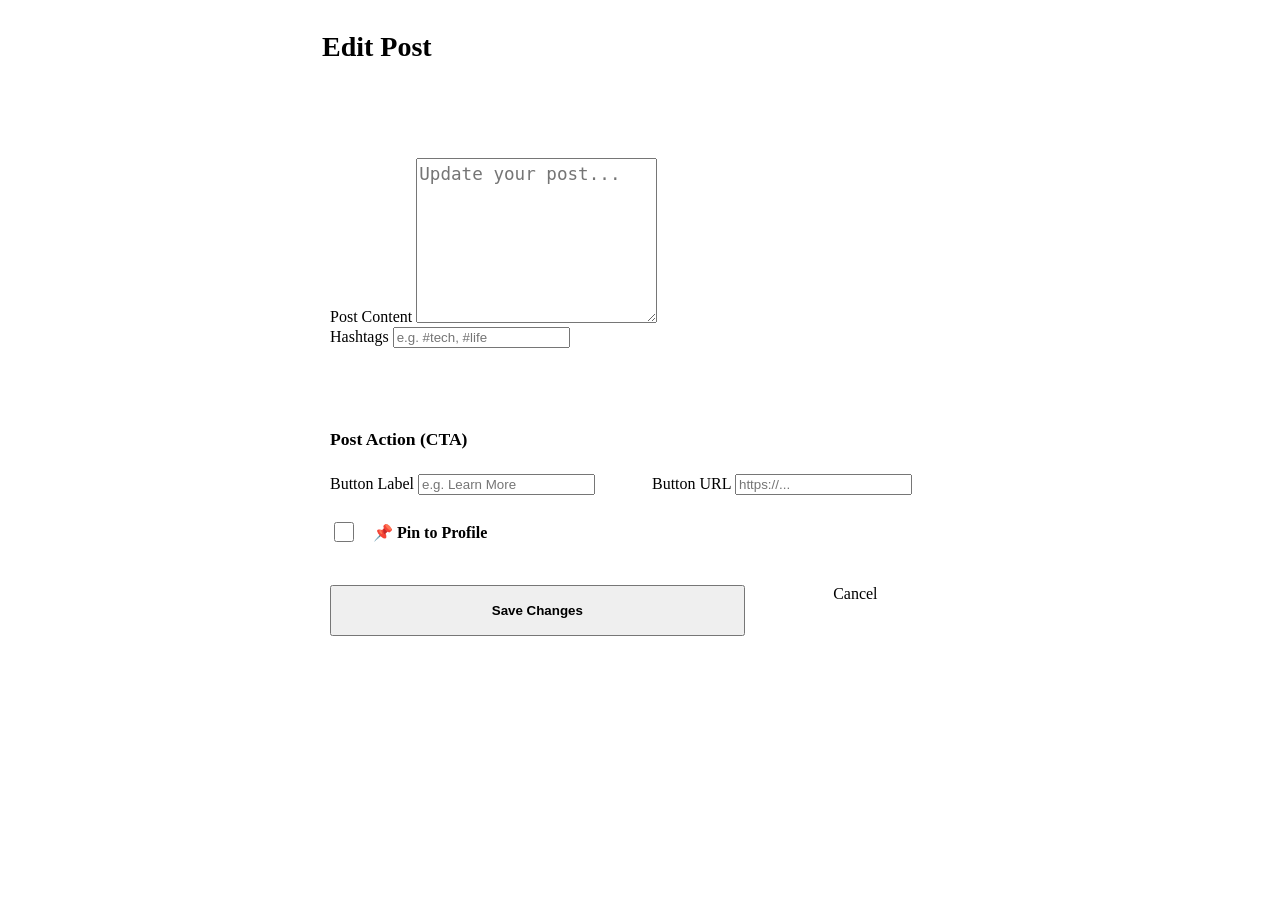
<file: R2Develop/P2_Revconnect/src/main/resources/templates/post-edit.html>
<!DOCTYPE html>
<html lang="en" xmlns:th="http://www.thymeleaf.org" th:replace="~{layout :: layout(layout_content=~{::section})}">

<head>
    <title>Edit Post — RevConnect</title>
</head>

<body>
    <section>
        <div class="container main-content" style="grid-template-columns: 1fr;">
            <div style="max-width: 700px; margin: 0 auto; width: 100%;">
                <div style="display: flex; align-items: center; gap: 1rem; margin-bottom: 2rem;">
                    <a th:href="@{'/posts/' + ${postId}}" class="btn btn-ghost btn-sm" style="padding: 0.5rem;">
                        <i data-lucide="arrow-left" style="width: 20px;"></i>
                    </a>
                    <h1 style="font-size: 1.75rem;">Edit Post</h1>
                </div>

                <div class="card" style="padding: 2.5rem;">
                    <form th:action="@{'/posts/' + ${postId} + '/edit'}" method="post" th:object="${postDTO}">
                        <input type="hidden" th:name="${_csrf.parameterName}" th:value="${_csrf.token}" />

                        <div class="form-group mb-6">
                            <label class="form-label" for="content">Post Content</label>
                            <textarea id="content" th:field="*{content}" class="form-control" rows="6" maxlength="500"
                                required placeholder="Update your post..."
                                style="font-size: 1.1rem; line-height: 1.5;"></textarea>
                        </div>

                        <div class="form-group mb-6">
                            <label class="form-label" for="hashtags">Hashtags</label>
                            <input type="text" id="hashtags" th:field="*{hashtags}" class="form-control"
                                placeholder="e.g. #tech, #life" />
                        </div>

                        <div style="margin-top: 2rem; padding-top: 2rem; border-top: 1px solid var(--border-color);">
                            <h3 style="margin-bottom: 1.5rem; font-size: 1.1rem; color: var(--text-secondary);">Post
                                Action (CTA)
                            </h3>

                            <div class="grid gap-4" style="display: grid; grid-template-columns: 1fr 1fr; gap: 1.5rem;">
                                <div class="form-group">
                                    <label class="form-label" for="ctaLabel">Button Label</label>
                                    <input type="text" id="ctaLabel" th:field="*{ctaLabel}" class="form-control"
                                        placeholder="e.g. Learn More" />
                                </div>
                                <div class="form-group">
                                    <label class="form-label" for="ctaUrl">Button URL</label>
                                    <input type="url" id="ctaUrl" th:field="*{ctaUrl}" class="form-control"
                                        placeholder="https://..." />
                                </div>
                            </div>
                        </div>

                        <div style="margin-top: 1.5rem; display: flex; align-items: center; gap: 1rem;">
                            <input type="checkbox" id="pinned" th:field="*{pinned}"
                                style="width: 20px; height: 20px; cursor: pointer;" />
                            <label for="pinned" style="font-weight: 600; cursor: pointer;">📌 Pin to Profile</label>
                        </div>

                        <div style="margin-top: 2.5rem; display: flex; gap: 1rem;">
                            <button type="submit" class="btn btn-primary"
                                style="flex: 2; padding: 1rem; font-weight: 700;">Save
                                Changes</button>
                            <a th:href="@{'/posts/' + ${postId}}" class="btn btn-ghost"
                                style="flex: 1; text-align: center; border: 1px solid var(--border-color);">Cancel</a>
                        </div>
                    </form>
                </div>
            </div>
        </div>
    </section>
</body>

</html>
</file>
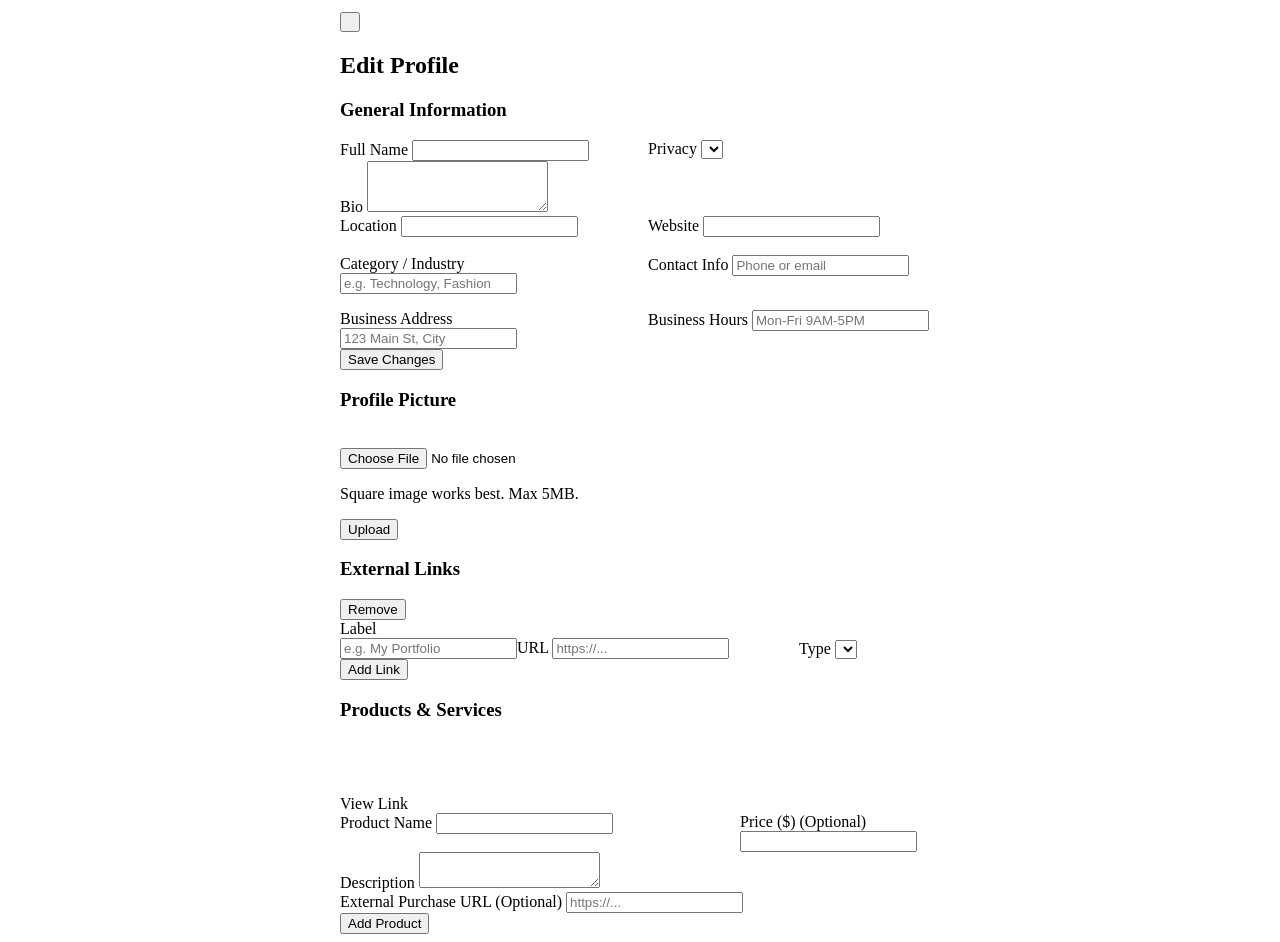
<file: R2Develop/P2_Revconnect/src/main/resources/templates/profile-edit.html>
<!DOCTYPE html>
<html lang="en" xmlns:th="http://www.thymeleaf.org" xmlns:sec="http://www.thymeleaf.org/extras/spring-security"
    th:replace="~{layout :: layout(layout_content=~{::section})}">

<head>
    <title>Edit Profile — RevConnect</title>
</head>

<body>
    <section>
        <div class="container main-content" style="grid-template-columns: 1fr;">
            <div style="max-width: 600px; margin: 0 auto; width: 100%;">
                <div class="flex items-center gap-4 mb-6">
                    <button onclick="history.back()" class="btn btn-ghost btn-sm" style="padding: 0.5rem;"
                        title="Go Back">
                        <i data-lucide="arrow-left" style="width: 20px;"></i>
                    </button>
                    <h1 style="font-size: 1.5rem;">Edit Profile</h1>
                </div>

                <div th:if="${successMessage}" class="alert alert-success mb-6">
                    <i data-lucide="check-circle" style="width: 20px;"></i>
                    <span th:text="${successMessage}"></span>
                </div>

                <!-- General Info Form -->
                <div class="card mb-6">
                    <h3 class="widget-title">General Information</h3>
                    <form th:action="@{/profile/edit}" method="post" th:object="${profileDTO}">
                        <!-- CSRF Token -->
                        <input type="hidden" th:name="${_csrf.parameterName}" th:value="${_csrf.token}" />

                        <div class="grid gap-4" style="display: grid; grid-template-columns: 1fr 1fr; gap: 1rem;">
                            <div class="form-group">
                                <label class="form-label">Full Name</label>
                                <input type="text" th:field="*{fullName}" class="form-control" />
                            </div>
                            <div class="form-group">
                                <label class="form-label">Privacy</label>
                                <select th:field="*{privacySetting}" class="form-control">
                                    <option th:each="p : ${privacyOptions}" th:value="${p}" th:text="${p}"></option>
                                </select>
                            </div>
                        </div>

                        <div class="form-group">
                            <label class="form-label">Bio</label>
                            <textarea th:field="*{bio}" class="form-control" rows="3"></textarea>
                        </div>

                        <div class="grid gap-4" style="display: grid; grid-template-columns: 1fr 1fr; gap: 1rem;">
                            <div class="form-group">
                                <label class="form-label">Location</label>
                                <input type="text" th:field="*{location}" class="form-control" />
                            </div>
                            <div class="form-group">
                                <label class="form-label">Website</label>
                                <input type="url" th:field="*{website}" class="form-control" />
                            </div>
                        </div>

                        <div th:if="${currentUser.role.name() != 'PERSONAL'}" class="mt-6 pt-6"
                            style="border-top: 1px solid var(--border-color);">
                            <h3 class="widget-title">
                                <span
                                    th:text="${currentUser.role.name() == 'BUSINESS' ? 'Business Settings' : 'Creator Settings'}"></span>
                            </h3>
                            <div class="grid gap-4" style="display: grid; grid-template-columns: 1fr 1fr; gap: 1rem;">
                                <div class="form-group">
                                    <label class="form-label">Category / Industry</label>
                                    <input type="text" th:field="*{category}" class="form-control"
                                        placeholder="e.g. Technology, Fashion" />
                                </div>
                                <div class="form-group">
                                    <label class="form-label">Contact Info</label>
                                    <input type="text" th:field="*{contactInfo}" class="form-control"
                                        placeholder="Phone or email" />
                                </div>
                            </div>
                            <div th:if="${currentUser.role.name() == 'BUSINESS'}" class="grid gap-4"
                                style="display: grid; grid-template-columns: 1fr 1fr; gap: 1rem; margin-top: 1rem;">
                                <div class="form-group">
                                    <label class="form-label">Business Address</label>
                                    <input type="text" th:field="*{businessAddress}" class="form-control"
                                        placeholder="123 Main St, City" />
                                </div>
                                <div class="form-group">
                                    <label class="form-label">Business Hours</label>
                                    <input type="text" th:field="*{businessHours}" class="form-control"
                                        placeholder="Mon-Fri 9AM-5PM" />
                                </div>
                            </div>
                        </div>

                        <button type="submit" class="btn btn-primary btn-full mt-4">Save Changes</button>
                    </form>
                </div>

                <!-- Profile Picture Upload Form -->
                <div class="card">
                    <h3 class="widget-title">Profile Picture</h3>
                    <form th:action="@{/profile/picture( ${_csrf.parameterName}=${_csrf.token} )}" method="post"
                        enctype="multipart/form-data">
                        <!-- CSRF Token -->
                        <input type="hidden" th:name="${_csrf.parameterName}" th:value="${_csrf.token}" />

                        <div class="flex items-center gap-4">
                            <div class="avatar avatar-lg" style="overflow: hidden;">
                                <img th:if="${currentUser.profilePicture != null && !currentUser.profilePicture.isEmpty()}"
                                    th:src="@{${currentUser.profilePicture}}"
                                    style="width: 100%; height: 100%; object-fit: cover;" alt="" />
                                <span
                                    th:if="${currentUser.profilePicture == null || currentUser.profilePicture.isEmpty()}"
                                    th:text="${currentUser.username.substring(0,1).toUpperCase()}"
                                    style="width: 100%; height: 100%; display: flex; align-items: center; justify-content: center; background: var(--primary-gradient); color: white;"></span>
                            </div>
                            <div style="flex: 1;">
                                <input type="file" name="file" accept="image/*" class="form-control mb-2" />
                                <p class="text-xs text-muted">Square image works best. Max 5MB.</p>
                            </div>
                            <button type="submit" class="btn btn-outline btn-sm">Upload</button>
                        </div>
                    </form>
                </div>

                <!-- External Links Management -->
                <div class="card mt-6">
                    <h3 class="widget-title">External Links</h3>

                    <!-- Existing Links -->
                    <div th:if="${userLinks != null and !userLinks.empty}"
                        class="mb-4 flex flex-direction-column gap-2">
                        <div th:each="link : ${userLinks}" class="flex items-center justify-between p-3"
                            style="border: 1px solid var(--border-color); border-radius: 6px;">
                            <div>
                                <div class="font-bold flex items-center gap-2">
                                    <span th:text="${link.label}"></span>
                                    <span class="badge text-xs" th:text="${link.linkType}"></span>
                                </div>
                                <a th:href="${link.url}" target="_blank" class="text-sm text-primary"
                                    th:text="${link.url}"></a>
                            </div>
                            <form th:action="@{'/profile/links/' + ${link.id} + '/delete'}" method="post">
                                <input type="hidden" th:name="${_csrf.parameterName}" th:value="${_csrf.token}" />
                                <button type="submit"
                                    class="btn btn-outline btn-sm text-danger border-danger">Remove</button>
                            </form>
                        </div>
                    </div>

                    <!-- Add New Link Form -->
                    <form th:action="@{/profile/links}" method="post" class="mt-4 pt-4"
                        style="border-top: 1px solid var(--border-light);">
                        <input type="hidden" th:name="${_csrf.parameterName}" th:value="${_csrf.token}" />
                        <div class="grid gap-4"
                            style="display: grid; grid-template-columns: 1fr 2fr 1fr; align-items: end;">
                            <div class="form-group">
                                <label class="form-label">Label</label>
                                <input type="text" name="label" class="form-control" placeholder="e.g. My Portfolio"
                                    required />
                            </div>
                            <div class="form-group">
                                <label class="form-label">URL</label>
                                <input type="url" name="url" class="form-control" placeholder="https://..." required />
                            </div>
                            <div class="form-group">
                                <label class="form-label">Type</label>
                                <select name="linkType" class="form-control">
                                    <option th:each="type : ${linkTypes}" th:value="${type}" th:text="${type}"></option>
                                </select>
                            </div>
                        </div>
                        <button type="submit" class="btn btn-primary btn-sm mt-3">Add Link</button>
                    </form>
                </div>

                <!-- Products & Services Management -->
                <div th:if="${currentUser.role.name() != 'PERSONAL'}" class="card mt-6">
                    <h3 class="widget-title">Products & Services</h3>

                    <!-- Existing Products -->
                    <div th:if="${products != null and !products.empty}" class="mb-4 grid gap-4"
                        style="display: grid; grid-template-columns: 1fr 1fr;">
                        <div th:each="product : ${products}" class="p-4"
                            style="border: 1px solid var(--border-color); border-radius: 8px;">
                            <div class="flex justify-between items-start mb-2">
                                <h4 class="font-bold text-primary" th:text="${product.name}"></h4>
                                <form th:action="@{'/profile/products/' + ${product.id} + '/delete'}" method="post">
                                    <input type="hidden" th:name="${_csrf.parameterName}" th:value="${_csrf.token}" />
                                    <button type="submit" class="text-danger" title="Remove Product"
                                        style="background: none; border: none; cursor: pointer;">
                                        <i data-lucide="trash-2" style="width: 16px;"></i>
                                    </button>
                                </form>
                            </div>
                            <p class="text-sm text-secondary mb-3" th:text="${product.description}"></p>
                            <div class="flex items-center gap-3">
                                <span th:if="${product.price != null}" class="font-bold text-sm"
                                    th:text="'$' + ${product.price}"></span>
                                <a th:if="${product.externalUrl != null and !product.externalUrl.isEmpty()}"
                                    th:href="${product.externalUrl}" target="_blank"
                                    class="text-primary text-xs flex items-center gap-1"><i data-lucide="external-link"
                                        style="width: 12px;"></i> View Link</a>
                            </div>
                        </div>
                    </div>

                    <!-- Add New Product Form -->
                    <form th:action="@{/profile/products}" method="post" class="mt-4 pt-4"
                        style="border-top: 1px solid var(--border-light);">
                        <input type="hidden" th:name="${_csrf.parameterName}" th:value="${_csrf.token}" />
                        <div class="grid gap-4 mb-3" style="display: grid; grid-template-columns: 2fr 1fr;">
                            <div class="form-group">
                                <label class="form-label">Product Name</label>
                                <input type="text" name="name" class="form-control" required />
                            </div>
                            <div class="form-group">
                                <label class="form-label">Price ($) (Optional)</label>
                                <input type="number" step="0.01" name="price" class="form-control" />
                            </div>
                        </div>
                        <div class="form-group mb-3">
                            <label class="form-label">Description</label>
                            <textarea name="description" class="form-control" rows="2" maxlength="500"></textarea>
                        </div>
                        <div class="form-group mb-3">
                            <label class="form-label">External Purchase URL (Optional)</label>
                            <input type="url" name="externalUrl" class="form-control" placeholder="https://..." />
                        </div>
                        <button type="submit" class="btn btn-primary btn-sm">Add Product</button>
                    </form>
                </div>
            </div>
        </div>
    </section>
</body>

</html>
</file>
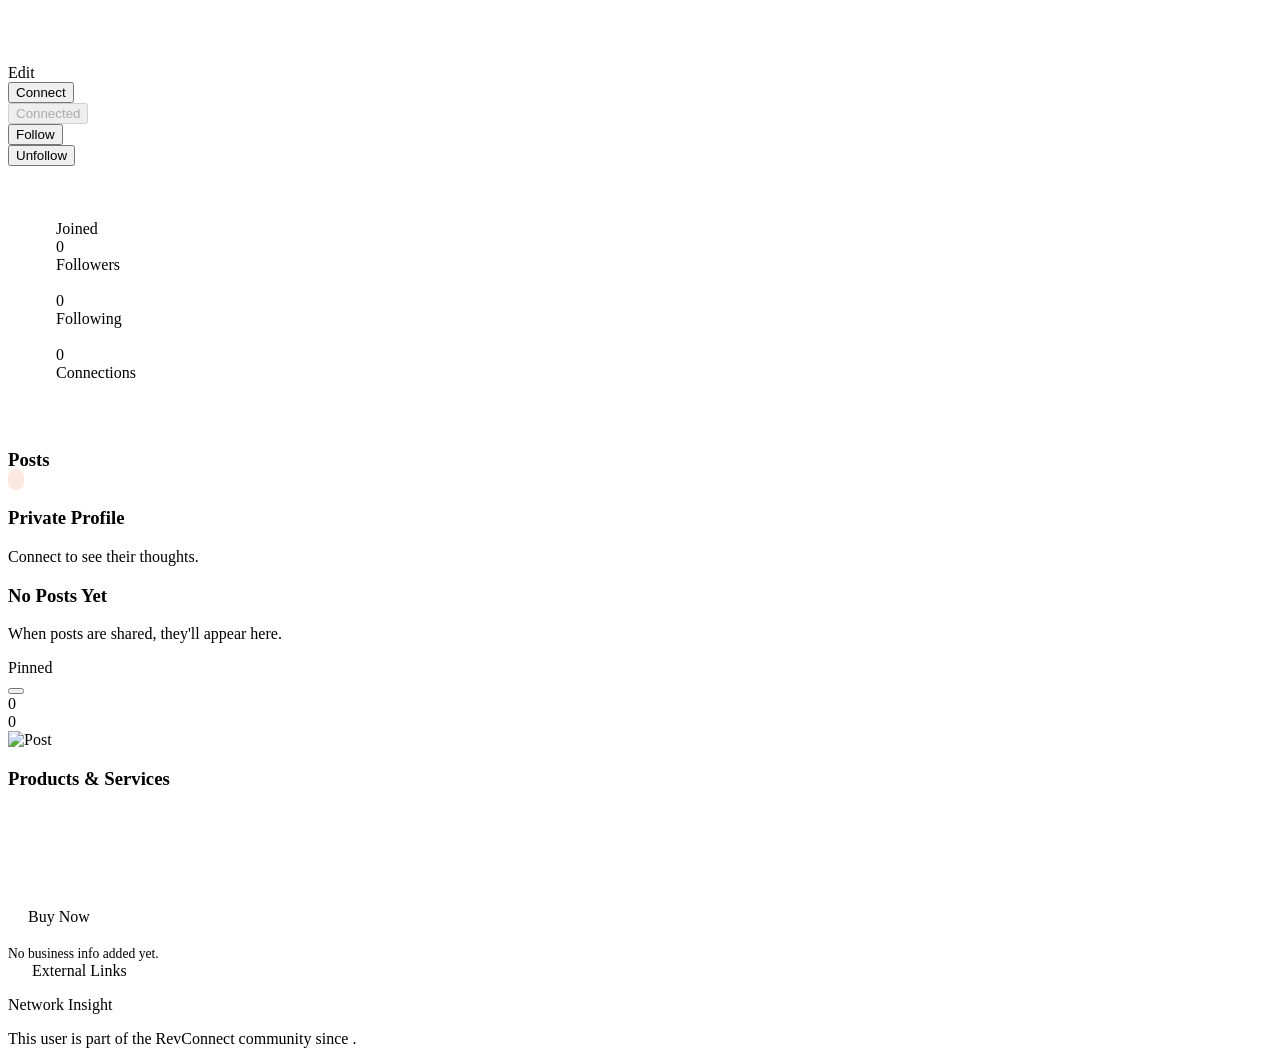
<file: R2Develop/P2_Revconnect/src/main/resources/templates/profile.html>
<!DOCTYPE html>
<html lang="en" xmlns:th="http://www.thymeleaf.org" xmlns:sec="http://www.thymeleaf.org/extras/spring-security"
    th:replace="~{layout :: layout(layout_content=~{::section})}">

<head>
    <title th:text="${profileUser.username + ' — RevConnect'}">Profile</title>
</head>

<body>
    <section>
        <div class="container main-content">
            <!-- Profile Column -->
            <div style="grid-column: 1 / 3;">
                <div style="margin-bottom: 1rem;">
                    <button onclick="history.back()" class="btn btn-ghost btn-sm"
                        style="padding: 0.5rem; background: var(--bg-surface); border: 1px solid var(--border-color); border-radius: var(--radius-md); box-shadow: var(--shadow-sm);"
                        title="Go Back">
                        <i data-lucide="arrow-left" style="width: 20px;"></i>
                    </button>
                </div>
                <div class="card card-flush mb-8">
                    <div class="profile-cover"></div>
                    <div class="profile-avatar-container">
                        <div class="avatar avatar-lg" style="overflow: hidden;">
                            <img th:if="${profileUser.profilePicture != null && !profileUser.profilePicture.isEmpty()}"
                                th:src="@{${profileUser.profilePicture}}"
                                style="width: 100%; height: 100%; object-fit: cover;" alt="" />
                            <span th:if="${profileUser.profilePicture == null || profileUser.profilePicture.isEmpty()}"
                                th:text="${profileUser.fullName != null ? profileUser.fullName.substring(0,1).toUpperCase() : profileUser.username.substring(0,1).toUpperCase()}"
                                style="width: 100%; height: 100%; display: flex; align-items: center; justify-content: center; background: var(--primary-gradient); color: white;"></span>
                        </div>

                        <div class="flex gap-4 mb-4">
                            <div th:if="${isOwnProfile}">
                                <a th:href="@{/profile/edit}" class="btn btn-outline btn-sm">
                                    <i data-lucide="edit-3" style="width: 16px;"></i>
                                    <span>Edit</span>
                                </a>
                            </div>
                            <div th:if="${!isOwnProfile}" class="flex gap-2">
                                <!-- Connect -->
                                <form th:if="${!isConnected}"
                                    th:action="@{'/connections/request/' + ${profileUser.id}}" method="post">
                                    <input type="hidden" th:name="${_csrf.parameterName}" th:value="${_csrf.token}" />
                                    <button type="submit" class="btn btn-primary btn-sm">Connect</button>
                                </form>
                                <button th:if="${isConnected}" class="btn btn-outline btn-sm"
                                    disabled>Connected</button>

                                <!-- Follow / Unfollow -->
                                <form th:if="${!isFollowing}" th:action="@{'/follow/' + ${profileUser.id}}"
                                    method="post">
                                    <input type="hidden" th:name="${_csrf.parameterName}" th:value="${_csrf.token}" />
                                    <button type="submit" class="btn btn-outline btn-sm">Follow</button>
                                </form>
                                <form th:if="${isFollowing}" th:action="@{'/follow/' + ${profileUser.id} + '/unfollow'}"
                                    method="post">
                                    <input type="hidden" th:name="${_csrf.parameterName}" th:value="${_csrf.token}" />
                                    <button type="submit" class="btn btn-outline btn-sm">Unfollow</button>
                                </form>

                                <a th:href="@{'/messages/' + ${profileUser.id}}" class="btn btn-outline btn-sm">
                                    <i data-lucide="mail" style="width: 16px;"></i>
                                </a>
                            </div>
                        </div>
                    </div>

                    <div style="padding: 1.5rem 3rem 3rem;">
                        <h1 class="mb-2" style="font-size: 2.25rem;">
                            <span th:text="${profileUser.fullName ?: profileUser.username}"></span>
                            <span th:if="${profileUser.role.name() != 'PERSONAL'}" class="badge ml-2"
                                th:text="${profileUser.role}"></span>
                        </h1>
                        <p class="text-secondary text-lg mb-6" th:text="'@' + ${profileUser.username}"></p>

                        <p class="mb-8 post-content" th:if="${profileUser.bio}" th:text="${profileUser.bio}"></p>

                        <div class="flex gap-6 text-sm text-muted mb-8">
                            <div th:if="${profileUser.location}" class="flex items-center gap-2">
                                <i data-lucide="map-pin" class="icon-sky" style="width: 16px;"></i>
                                <span th:text="${profileUser.location}"></span>
                            </div>
                            <div th:if="${profileUser.website}" class="flex items-center gap-2">
                                <i data-lucide="link" class="icon-lavender" style="width: 16px;"></i>
                                <a th:href="${profileUser.website}" th:text="${profileUser.website}"
                                    class="hover:text-primary"></a>
                            </div>
                            <div class="flex items-center gap-2">
                                <i data-lucide="calendar" class="icon-mint" style="width: 16px;"></i>
                                <span>Joined <span
                                        th:text="${#temporals.format(profileUser.createdAt,'MMMM yyyy')}"></span></span>
                            </div>
                        </div>

                        <div class="flex gap-12 pt-8 justify-start px-2"
                            style="border-top: 1px solid var(--border-light);">
                            <a th:href="@{'/profile/' + ${profileUser.username} + '/followers'}"
                                class="stat-item-minimal" style="text-decoration: none;">
                                <div class="stat-value" th:text="${followerCount}">0</div>
                                <div class="stat-label">Followers</div>
                            </a>
                            <a th:href="@{'/profile/' + ${profileUser.username} + '/following'}"
                                class="stat-item-minimal" style="margin-left: 1rem; text-decoration: none;">
                                <div class="stat-value" th:text="${followingCount}">0</div>
                                <div class="stat-label">Following</div>
                            </a>
                            <a th:href="@{'/profile/' + ${profileUser.username} + '/network'}" class="stat-item-minimal"
                                style="margin-left: 1rem; text-decoration: none;">
                                <div class="stat-value" th:text="${connectionCount}">0</div>
                                <div class="stat-label">Connections</div>
                            </a>
                        </div>
                    </div>
                </div>

                <div class="flex items-center gap-3 mb-6">
                    <h3 class="widget-title" style="margin-bottom: 0;">Posts</h3>
                    <span th:if="${posts != null and !posts.empty}" class="text-xs font-bold"
                        style="background: rgba(242,101,34,0.15); color: var(--primary); padding: 2px 8px; border-radius: 12px;"
                        th:text="${posts.size()}"></span>
                </div>

                <div th:if="${!canViewPosts}" class="card text-center py-12">
                    <i data-lucide="lock" class="mx-auto mb-4 text-muted" style="width: 48px; height: 48px;"></i>
                    <h3 class="font-bold">Private Profile</h3>
                    <p class="text-secondary">Connect to see their thoughts.</p>
                </div>

                <div th:if="${canViewPosts}">
                    <div th:if="${posts == null or posts.empty}" class="card text-center py-12">
                        <i data-lucide="camera" class="mx-auto mb-4 text-muted" style="width: 48px; height: 48px;"></i>
                        <h3 class="font-bold">No Posts Yet</h3>
                        <p class="text-secondary">When posts are shared, they'll appear here.</p>
                    </div>

                    <div th:if="${posts != null and !posts.empty}" class="profile-posts-grid">
                        <a th:each="post : ${posts}" th:href="@{'/posts/' + ${post.id}}" class="profile-post-tile">

                            <!-- Pinned Badge -->
                            <span th:if="${post.pinned}" class="tile-pinned">
                                <i data-lucide="pin" style="width: 10px;"></i> Pinned
                            </span>

                            <!-- Delete Button (own profile) -->
                            <div th:if="${isOwnProfile}" class="tile-delete"
                                onclick="event.preventDefault(); event.stopPropagation();">
                                <form th:action="@{'/posts/' + ${post.id} + '/delete'}" method="post">
                                    <input type="hidden" th:name="${_csrf.parameterName}" th:value="${_csrf.token}" />
                                    <button type="submit" title="Delete post">
                                        <i data-lucide="trash-2" style="width: 16px;"></i>
                                    </button>
                                </form>
                            </div>

                            <!-- Hover Overlay with counts -->
                            <div class="tile-overlay">
                                <div class="tile-stat">
                                    <i data-lucide="heart"></i>
                                    <span th:text="${post.likes.size()}">0</span>
                                </div>
                                <div class="tile-stat">
                                    <i data-lucide="message-circle"></i>
                                    <span th:text="${post.comments.size()}">0</span>
                                </div>
                            </div>

                            <!-- Post Content: Image or Text -->
                            <img th:if="${post.imageUrl != null and !post.imageUrl.isEmpty()}"
                                th:src="@{${post.imageUrl}}" alt="Post" />
                            <div th:if="${post.imageUrl == null or post.imageUrl.isEmpty()}" class="tile-text">
                                <p th:text="${post.content}"></p>
                            </div>
                        </a>
                    </div>
                </div>

                <!-- Products/Services Section -->
                <div th:if="${products != null and !products.empty}" class="mt-8 mb-8 pt-8"
                    style="border-top: 1px solid var(--border-color);">
                    <h3 class="widget-title mb-4">Products & Services</h3>
                    <div class="grid"
                        style="display: grid; grid-template-columns: repeat(auto-fill, minmax(240px, 1fr)); gap: 1rem;">
                        <div th:each="product : ${products}" class="card"
                            style="padding: 1.25rem; border: 1px solid var(--border-color); display: flex; flex-direction: column;">
                            <h4 class="font-bold mb-2 text-primary" th:text="${product.name}"
                                style="font-size: 1.1rem;"></h4>
                            <p class="text-sm text-secondary mb-4 flex-1" th:text="${product.description}"></p>
                            <div class="flex items-center justify-between mt-auto pt-4"
                                style="border-top: 1px solid var(--border-light);">
                                <span th:if="${product.price != null}" class="font-bold text-lg"
                                    th:text="'$' + ${product.price}"></span>
                                <span th:if="${product.price == null}"></span>
                                <a th:if="${product.externalUrl != null and !product.externalUrl.isEmpty()}"
                                    th:href="${product.externalUrl}" target="_blank" rel="noopener"
                                    class="btn btn-primary btn-sm">Buy Now</a>
                            </div>
                        </div>
                    </div>
                </div>
            </div>

            <!-- Right Column -->
            <aside class="sidebar-right">
                <!-- Business/Creator Info Card -->
                <div th:if="${profileUser.role.name() != 'PERSONAL'}" class="card mb-6">
                    <div class="widget-title" style="display: flex; align-items: center; gap: 0.5rem;">
                        <i data-lucide="briefcase" class="icon-lavender" style="width: 16px;"></i>
                        <span
                            th:text="${profileUser.role.name() == 'BUSINESS' ? 'Business Info' : 'Creator Info'}"></span>
                    </div>
                    <div class="flex gap-3" style="flex-direction: column; font-size: 0.85rem;">
                        <div th:if="${profileUser.category}" class="flex items-center gap-2">
                            <i data-lucide="tag" class="icon-sky" style="width: 14px; flex-shrink: 0;"></i>
                            <span th:text="${profileUser.category}"></span>
                        </div>
                        <div th:if="${profileUser.contactInfo}" class="flex items-center gap-2">
                            <i data-lucide="phone" class="icon-mint" style="width: 14px; flex-shrink: 0;"></i>
                            <span th:text="${profileUser.contactInfo}"></span>
                        </div>
                        <div th:if="${profileUser.website}" class="flex items-center gap-2">
                            <i data-lucide="globe" class="icon-sky" style="width: 14px; flex-shrink: 0;"></i>
                            <a th:href="${profileUser.website}" th:text="${profileUser.website}" target="_blank"
                                rel="noopener" style="color: var(--primary); word-break: break-all;"></a>
                        </div>
                        <div th:if="${profileUser.businessAddress != null and profileUser.role.name() == 'BUSINESS'}"
                            class="flex items-center gap-2">
                            <i data-lucide="map-pin" class="icon-peach" style="width: 14px; flex-shrink: 0;"></i>
                            <span th:text="${profileUser.businessAddress}"></span>
                        </div>
                        <div th:if="${profileUser.businessHours != null and profileUser.role.name() == 'BUSINESS'}"
                            class="flex items-center gap-2">
                            <i data-lucide="clock" class="icon-lavender" style="width: 14px; flex-shrink: 0;"></i>
                            <span th:text="${profileUser.businessHours}"></span>
                        </div>
                        <div th:if="${profileUser.category == null && profileUser.contactInfo == null && profileUser.businessAddress == null}"
                            class="text-muted text-xs">
                            No business info added yet.
                        </div>
                    </div>
                </div>

                <!-- External Links Card -->
                <div th:if="${userLinks != null and !userLinks.empty}" class="card mb-6">
                    <div class="widget-title" style="display: flex; align-items: center; gap: 0.5rem;">
                        <i data-lucide="link" class="icon-sky" style="width: 16px;"></i>
                        <span>External Links</span>
                    </div>
                    <div class="flex gap-3" style="flex-direction: column; font-size: 0.85rem;">
                        <a th:each="link : ${userLinks}" th:href="${link.url}" target="_blank" rel="noopener"
                            class="flex items-center gap-3"
                            style="color: var(--text-main); text-decoration: none; padding: 10px; border-radius: 6px; border: 1px solid var(--border-color); background: var(--bg-body); transition: transform 0.2s, box-shadow 0.2s;">
                            <i data-lucide="external-link" class="text-primary"
                                style="width: 16px; flex-shrink: 0;"></i>
                            <span th:text="${link.label}" class="font-bold"></span>
                            <span class="badge ml-auto" th:text="${link.linkType}"
                                style="font-size: 0.65rem; padding: 2px 6px;"></span>
                        </a>
                    </div>
                </div>

                <!-- Network Insight Card -->
                <div class="card mb-6">
                    <div class="widget-title">Network Insight</div>
                    <p class="text-xs text-secondary leading-relaxed">
                        This user is part of the RevConnect community since
                        <span th:text="${#temporals.format(profileUser.createdAt,'yyyy')}"></span>.
                    </p>
            </aside>
        </div>
    </section>
</body>

</html>
</file>
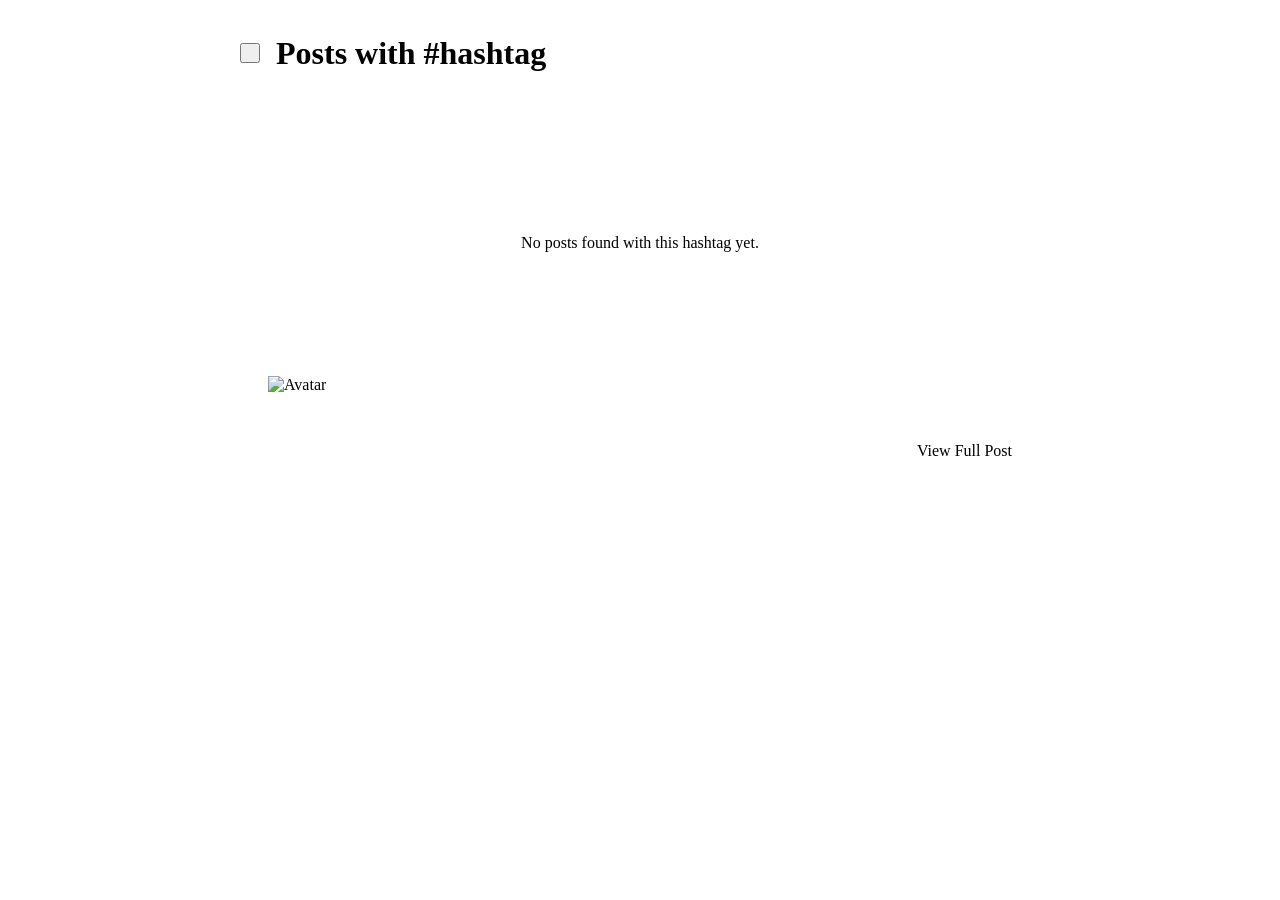
<file: R2Develop/P2_Revconnect/src/main/resources/templates/search-hashtag.html>
<!DOCTYPE html>
<html lang="en" xmlns:th="http://www.thymeleaf.org" th:replace="~{layout :: layout(layout_content=~{::section})}">

<head>
    <title th:text="'#' + ${hashtag} + ' — RevConnect'">Hashtag Search</title>
</head>

<body>
    <section>
        <div class="container main-content" style="grid-template-columns: 1fr;">
            <div style="max-width: 800px; margin: 0 auto; width: 100%;">
                <div style="display: flex; align-items: center; gap: 1rem; margin-bottom: 2.5rem;">
                    <button onclick="history.back()" class="btn btn-ghost btn-sm" style="padding: 0.5rem;"
                        title="Go Back">
                        <i data-lucide="arrow-left" style="width: 20px;"></i>
                    </button>
                    <h1 style="font-size: 2rem;">Posts with <span style="color: var(--primary);"
                            th:text="'#' + ${hashtag}">#hashtag</span></h1>
                </div>

                <div th:if="${posts == null or posts.empty}" class="card" style="text-align: center; padding: 5rem;">
                    <i data-lucide="hash"
                        style="width: 56px; height: 56px; margin: 0 auto 1.5rem; color: var(--text-muted);"></i>
                    <p class="text-secondary text-lg">No posts found with this hashtag yet.</p>
                </div>

                <div th:each="post : ${posts}" class="card mb-6" style="padding: 1.75rem;">
                    <div class="flex items-center gap-4 mb-5">
                        <div class="avatar avatar-md" style="overflow: hidden;">
                            <img th:if="${post.author.profilePicture != null and !post.author.profilePicture.isEmpty()}"
                                th:src="@{${post.author.profilePicture}}"
                                style="width: 100%; height: 100%; object-fit: cover;" alt="Avatar" />
                            <span th:if="${post.author.profilePicture == null or post.author.profilePicture.isEmpty()}"
                                th:text="${post.author.username.substring(0,1).toUpperCase()}"
                                style="width: 100%; height: 100%; display: flex; align-items: center; justify-content: center; background: var(--primary-gradient); color: white;"></span>
                        </div>
                        <div style="flex: 1;">
                            <a th:href="@{'/profile/' + ${post.author.username}}"
                                class="font-bold text-lg hover-text-primary"
                                th:text="${post.author.fullName ?: post.author.username}"></a>
                            <div class="text-xs text-secondary mt-1"
                                th:text="${#temporals.format(post.createdAt,'dd MMM yyyy')}"></div>
                        </div>
                        <div th:if="${post.postType.name() != 'TEXT'}" class="badge" th:text="${post.postType}"></div>
                    </div>

                    <div style="font-size: 1.125rem; line-height: 1.6; margin-bottom: 1.5rem; white-space: pre-wrap;"
                        th:text="${post.content}"></div>

                    <!-- Hashtag tags — clickable -->
                    <div style="display: flex; gap: 0.75rem; margin-bottom: 1.5rem; flex-wrap: wrap;"
                        th:if="${post.hashtags != null and !#strings.isEmpty(post.hashtags)}">
                        <a th:each="tag : ${#strings.arraySplit(post.hashtags,',')}"
                            th:href="@{/posts/search(hashtag=${#strings.trim(tag).replace('#','')})}"
                            class="text-sm font-bold icon-sky" style="text-decoration: none;"
                            th:text="${#strings.trim(tag).startsWith('#') ? #strings.trim(tag) : '#' + #strings.trim(tag)}"></a>
                    </div>

                    <div style="display: flex; justify-content: flex-end;">
                        <a th:href="@{'/posts/' + ${post.id}}" class="btn btn-outline btn-sm">View Full Post</a>
                    </div>
                </div>
            </div>
        </div>
    </section>
</body>

</html>
</file>
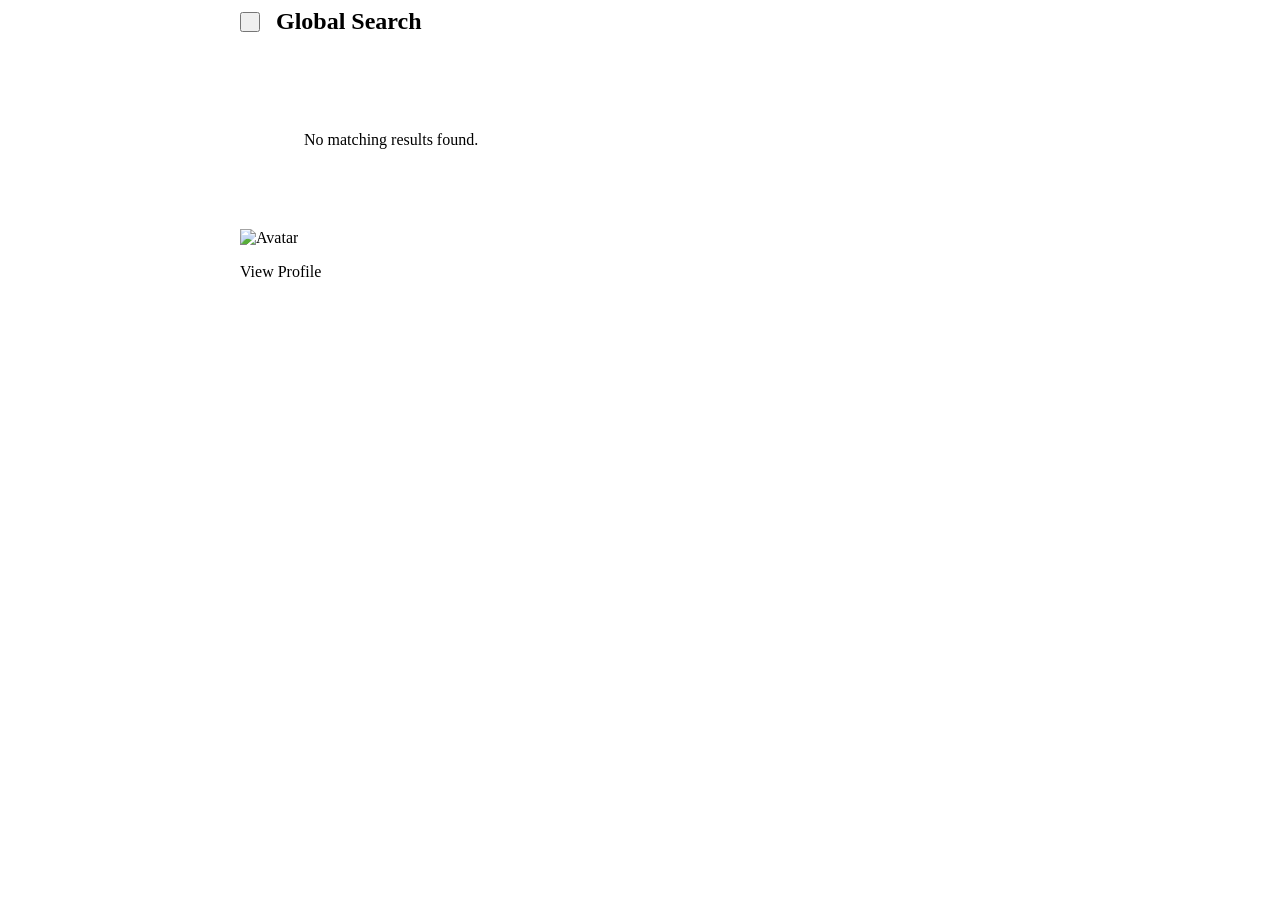
<file: R2Develop/P2_Revconnect/src/main/resources/templates/search-users.html>
<!DOCTYPE html>
<html lang="en" xmlns:th="http://www.thymeleaf.org" xmlns:sec="http://www.thymeleaf.org/extras/spring-security"
    th:replace="~{layout :: layout(layout_content=~{::section})}">

<head>
    <title>Search Results — RevConnect</title>
</head>

<body>
    <section>
        <div class="container main-content" style="grid-template-columns: 1fr;">
            <div style="max-width: 800px; margin: 0 auto; width: 100%;">
                <div class="mb-6">
                    <div style="display: flex; align-items: center; gap: 1rem;">
                        <button onclick="history.back()" class="btn btn-ghost btn-sm" style="padding: 0.5rem;"
                            title="Go Back">
                            <i data-lucide="arrow-left" style="width: 20px;"></i>
                        </button>
                        <h1 style="font-size: 1.5rem; margin: 0;">Global Search</h1>
                    </div>
                    <p class="text-secondary text-sm" th:text="'Results for: ' + ${query}"></p>
                </div>

                <div th:if="${results.empty}" class="card text-center" style="padding: 4rem;">
                    <i data-lucide="search-x"
                        style="width: 48px; height: 48px; margin: 0 auto 1rem; color: var(--text-muted);"></i>
                    <p class="text-secondary">No matching results found.</p>
                </div>

                <div th:each="user : ${results}" class="card mb-2 flex items-center gap-4">
                    <div class="avatar" style="overflow: hidden;">
                        <img th:if="${user.profilePicture != null}" th:src="${user.profilePicture}"
                            style="width: 100%; height: 100%; object-fit: cover;" alt="Avatar" />
                        <span th:if="${user.profilePicture == null}"
                            th:text="${user.username.substring(0,1).toUpperCase()}"
                            style="width: 100%; height: 100%; display: flex; align-items: center; justify-content: center; background: var(--primary-gradient); color: white;"></span>
                    </div>
                    <div style="flex: 1;">
                        <a th:href="@{'/profile/' + ${user.username}}" class="font-bold hover:text-primary"
                            th:text="${user.fullName ?: user.username}"></a>
                        <div class="text-xs text-secondary" th:text="'@' + ${user.username}"></div>
                        <p class="text-xs text-muted mt-2" th:if="${user.bio}"
                            th:text="${user.bio.length() > 100 ? user.bio.substring(0,100) + '...' : user.bio}"></p>
                    </div>
                    <div class="flex flex-direction-column gap-2 items-end">
                        <span th:if="${user.role.name() != 'PERSONAL'}" class="badge mb-2"
                            th:text="${user.role}"></span>
                        <a th:href="@{'/profile/' + ${user.username}}" class="btn btn-outline btn-sm">View Profile</a>
                    </div>
                </div>
            </div>
        </div>
    </section>
</body>

</html>
</file>
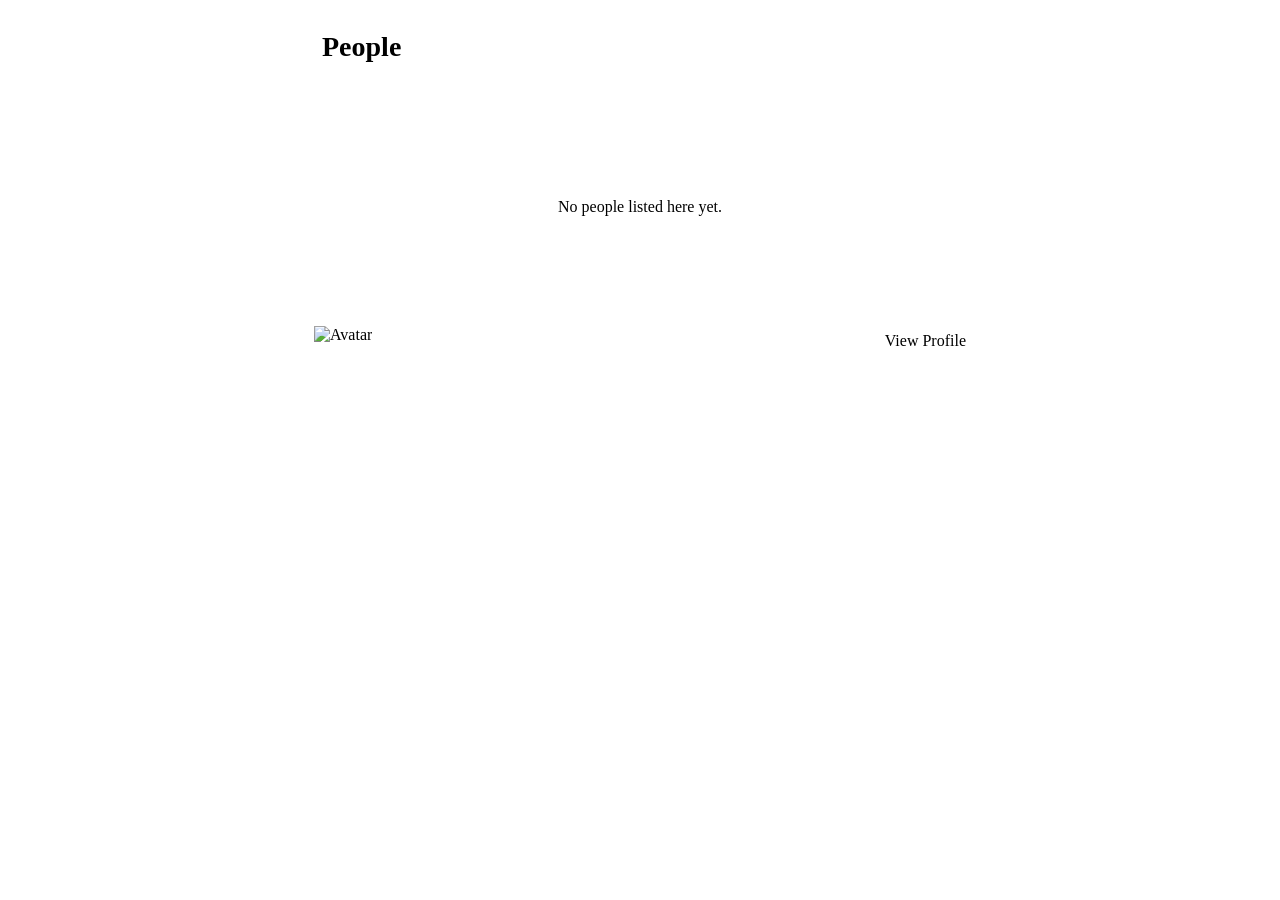
<file: R2Develop/P2_Revconnect/src/main/resources/templates/user-list.html>
<!DOCTYPE html>
<html lang="en" xmlns:th="http://www.thymeleaf.org" th:replace="~{layout :: layout(layout_content=~{::section})}">

<head>
    <title th:text="${title ?: 'People — RevConnect'}">People</title>
</head>

<body>
    <section>
        <div class="container main-content" style="grid-template-columns: 1fr;">
            <div style="max-width: 700px; margin: 0 auto; width: 100%;">
                <div style="display: flex; align-items: center; gap: 1rem; margin-bottom: 2rem;">
                    <a href="javascript:history.back()" class="btn btn-ghost btn-sm" style="padding: 0.5rem;">
                        <i data-lucide="arrow-left" style="width: 20px;"></i>
                    </a>
                    <h1 style="font-size: 1.75rem;" th:text="${title ?: 'People'}">People</h1>
                </div>

                <div th:if="${users.empty}" class="card" style="text-align: center; padding: 4rem;">
                    <i data-lucide="users"
                        style="width: 48px; height: 48px; margin: 0 auto 1rem; color: var(--text-muted);"></i>
                    <p class="text-secondary">No people listed here yet.</p>
                </div>

                <div th:each="user : ${users}" class="card mb-4" style="padding: 1.5rem;">
                    <div style="display: flex; align-items: center; gap: 1.5rem;">
                        <div class="avatar avatar-lg" style="overflow: hidden;">
                            <img th:if="${user.profilePicture != null and !user.profilePicture.isEmpty()}"
                                th:src="@{${user.profilePicture}}" style="width: 100%; height: 100%; object-fit: cover;"
                                alt="Avatar" />
                            <span th:if="${user.profilePicture == null or user.profilePicture.isEmpty()}"
                                th:text="${user.username.substring(0,1).toUpperCase()}"
                                style="width: 100%; height: 100%; display: flex; align-items: center; justify-content: center; background: var(--primary-gradient); color: white;"></span>
                        </div>
                        <div style="flex: 1;">
                            <a th:href="@{'/profile/' + ${user.username}}"
                                style="font-weight: 700; font-size: 1.25rem; display: block; color: var(--text-main);"
                                th:text="${user.fullName ?: user.username}"></a>
                            <div style="color: var(--text-secondary); font-size: 0.9rem;"
                                th:text="'@' + ${user.username}"></div>
                            <div style="font-size: 0.95rem; margin-top: 0.75rem; color: var(--text-secondary);"
                                th:if="${user.bio}"
                                th:text="${user.bio.length() > 100 ? user.bio.substring(0,100) + '...' : user.bio}">
                            </div>
                        </div>
                        <div style="display: flex; flex-direction: column; gap: 0.75rem; align-items: flex-end;">
                            <span th:if="${user.role.name() != 'PERSONAL'}" class="badge" th:text="${user.role}"></span>
                            <a th:href="@{'/profile/' + ${user.username}}" class="btn btn-outline btn-sm">View
                                Profile</a>
                        </div>
                    </div>
                </div>
            </div>
        </div>
    </section>
</body>

</html>
</file>
